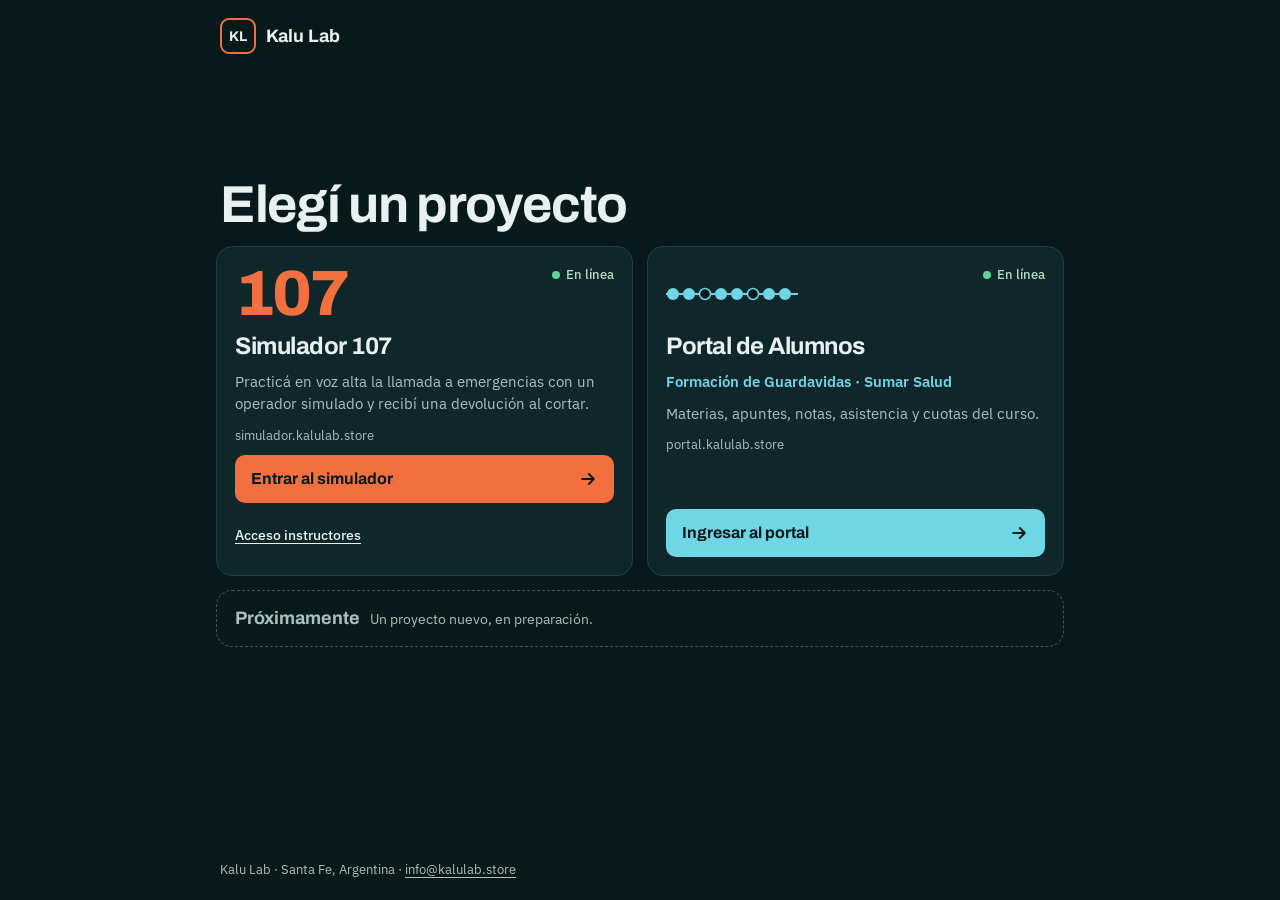
<file: kalulab/index.html>
<!DOCTYPE html>
<html lang="es-AR">
<head>
<meta charset="utf-8">
<meta name="viewport" content="width=device-width, initial-scale=1, viewport-fit=cover">
<title>Kalu Lab · proyectos</title>
<meta name="description" content="Los proyectos de Kalu Lab: el Simulador 107, para practicar la llamada a emergencias, y el Portal de Alumnos de la Formación de Guardavidas de Sumar Salud.">
<meta property="og:title" content="Kalu Lab · proyectos">
<meta property="og:description" content="El Simulador 107 y el Portal de Alumnos de la Formación de Guardavidas de Sumar Salud.">
<meta property="og:type" content="website">
<meta property="og:url" content="https://www.kalulab.store/">
<link rel="canonical" href="https://www.kalulab.store/">
<meta name="theme-color" content="#08191C">
<meta name="color-scheme" content="dark">
<link rel="icon" href="data:image/svg+xml,%3Csvg xmlns='http://www.w3.org/2000/svg' viewBox='0 0 64 64'%3E%3Crect width='64' height='64' rx='15' fill='%2308191C'/%3E%3Crect x='5' y='5' width='54' height='54' rx='11' fill='none' stroke='%23F2703F' stroke-width='4'/%3E%3Ctext x='32' y='42' text-anchor='middle' font-family='Arial,Helvetica,sans-serif' font-weight='700' font-size='26' fill='%23E9F1F0'%3EKL%3C/text%3E%3C/svg%3E">
<script>
  // Antes de pintar nada: si llega un link de clase viejo (www.kalulab.store/?c=… o ?sala=…)
  // o se abre la app del simulador que alguien instaló cuando el simulador vivía acá,
  // se va directo al simulador. vercel.json hace lo mismo con los links; esto cubre la
  // app instalada, que no pasa por una redirección.
  (function () {
    var q = location.search;
    var deClase = /[?&](c|sala)=/.test(q);
    var instalada = window.matchMedia && window.matchMedia("(display-mode: standalone)").matches;
    if (deClase || instalada) location.replace("https://simulador.kalulab.store/" + (deClase ? q : ""));
  })();
</script>
<link rel="preconnect" href="https://fonts.googleapis.com">
<link rel="preconnect" href="https://fonts.gstatic.com" crossorigin>
<link rel="stylesheet" href="https://fonts.googleapis.com/css2?family=Archivo:wght@600;700;800&family=IBM+Plex+Sans:wght@400;500;600&display=swap">
<style>
  /* La página de Kalu Lab (www.kalulab.store): elige entre los proyectos. Dirección
     "Señal nocturna": el azul noche de Kalu Lab de fondo y un bloque por proyecto, cada uno
     con su color (naranja el simulador, agua el portal). Es otro proyecto de Vercel, con
     esta carpeta de raíz: lleva sus estilos adentro. */
  :root{
    --fondo:#08191C; --bloque:#0F272B; --linea:#1E4044; --linea-punteada:#355A60;
    --tinta:#E9F1F0; --tinta-2:#A9C1C0;
    --naranja:#F2703F; --agua:#6FD6E6; --en-linea:#5FD39A; --en-linea-texto:#B6DCC6;
    --display:"Archivo","Helvetica Neue",Arial,sans-serif;
    --cuerpo:"IBM Plex Sans","Helvetica Neue",Arial,sans-serif;
    color-scheme: dark;
  }
  *{box-sizing:border-box}
  html,body{margin:0}
  body{background:var(--fondo); color:var(--tinta); font-family:var(--cuerpo); font-size:16px; line-height:1.5;
       -webkit-font-smoothing:antialiased; min-height:100vh; min-height:100dvh}
  h1,h2,p{margin:0}
  a{color:inherit; text-underline-offset:3px}
  :focus-visible{outline:2px solid var(--tinta); outline-offset:3px; border-radius:6px}

  .pagina{max-width:880px; margin:0 auto; padding:18px 16px calc(20px + env(safe-area-inset-bottom));
          min-height:100vh; min-height:100dvh; display:flex; flex-direction:column; gap:14px}
  .marca{display:flex; align-items:center; gap:10px; padding:0 4px; font-family:var(--display); font-weight:700; font-size:18px}
  .sello{width:36px; height:36px; border:2px solid var(--naranja); border-radius:9px; display:grid; place-items:center; font-size:14px}
  h1{margin:14px 4px 4px; font-family:var(--display); font-weight:700; font-size:clamp(34px, 6vw, 52px);
     line-height:1.05; letter-spacing:-.025em; text-wrap:balance}

  .proyectos{display:grid; gap:14px}
  /* En la pantalla ancha, simulador y portal lado a lado; "Próximamente" abajo, a lo ancho. */
  @media (min-width: 760px){ .proyectos{grid-template-columns:repeat(2, minmax(0,1fr))} .proximamente{grid-column:1 / -1} }
  /* En la compu, la elección queda al medio de la pantalla y no pegada arriba. */
  @media (min-width: 760px) and (min-height: 700px){ main{margin-block:auto} }

  .proyecto{background:var(--bloque); border:1px solid var(--linea); border-radius:16px; padding:18px;
            display:flex; flex-direction:column; gap:10px}
  .arriba{display:flex; align-items:flex-start; justify-content:space-between; gap:12px; min-height:58px}
  .sigla{font-family:var(--display); font-weight:800; font-size:64px; line-height:.9; letter-spacing:-.04em; color:var(--naranja)}
  .estado{display:inline-flex; align-items:center; gap:6px; font-size:13px; font-weight:500; color:var(--en-linea-texto); white-space:nowrap}
  .estado::before{content:""; width:8px; height:8px; border-radius:50%; background:var(--en-linea)}
  .proyecto h2{font-family:var(--display); font-weight:700; font-size:24px; letter-spacing:-.02em; line-height:1.15}
  .de{font-size:14.5px; font-weight:600; color:var(--agua)}
  .que{font-size:15px; color:var(--tinta-2)}
  .direccion{font-size:13px; color:var(--tinta-2)}

  .entrar{margin-top:auto; display:flex; align-items:center; justify-content:space-between; gap:12px;
          min-height:48px; padding:0 16px; border-radius:10px; color:var(--fondo);
          font-family:var(--display); font-weight:700; font-size:16px; text-decoration:none;
          transition:filter .15s ease-out, transform .16s ease-out}
  .entrar:hover{filter:brightness(1.08)}
  .entrar:active{transform:scale(.98)}
  .entrar svg{flex:none}
  .simulador .entrar{background:var(--naranja)}
  .portal .entrar{background:var(--agua)}
  .entrar:focus-visible{outline-color:var(--tinta)}
  .secundario{align-self:flex-start; display:inline-flex; align-items:center; min-height:44px; font-size:14px; font-weight:500}

  .proximamente{border:1.5px dashed var(--linea-punteada); border-radius:16px; padding:14px 18px;
                display:flex; align-items:baseline; gap:4px 10px; flex-wrap:wrap; color:var(--tinta-2)}
  .proximamente h2{font-family:var(--display); font-weight:700; font-size:18px}
  .proximamente p{font-size:14px}

  .pie{margin-top:auto; padding:8px 4px 0; font-size:13px; color:var(--tinta-2)}
  .pie a{color:var(--tinta-2)}

  @media (prefers-reduced-motion: reduce){ .entrar{transition:none} .entrar:active{transform:none} }
</style>
</head>
<body>
<div class="pagina">
  <header class="marca"><span class="sello" aria-hidden="true">KL</span>Kalu Lab</header>

  <main>
    <h1>Elegí un proyecto</h1>

    <div class="proyectos" style="margin-top:14px">
      <section class="proyecto simulador" aria-labelledby="t-simulador">
        <div class="arriba">
          <span class="sigla" aria-hidden="true">107</span>
          <span class="estado">En línea</span>
        </div>
        <h2 id="t-simulador">Simulador 107</h2>
        <p class="que">Practicá en voz alta la llamada a emergencias con un operador simulado y recibí una devolución al cortar.</p>
        <p class="direccion">simulador.kalulab.store</p>
        <a class="entrar" id="ir-simulador" href="https://simulador.kalulab.store/">
          Entrar al simulador
          <svg aria-hidden="true" viewBox="0 0 24 24" width="20" height="20" fill="none" stroke="currentColor" stroke-width="2.4" stroke-linecap="round" stroke-linejoin="round"><path d="M5 12h14M13 6l6 6-6 6"/></svg>
        </a>
        <a class="secundario" id="acceso-panel" href="https://simulador.kalulab.store/panel">Acceso instructores</a>
      </section>

      <section class="proyecto portal" aria-labelledby="t-portal">
        <div class="arriba">
          <!-- La corchera del portal (su identidad "Andarivel"), en agua. -->
          <svg aria-hidden="true" width="132" height="14" viewBox="0 0 132 14" style="margin-top:22px">
            <rect x="0" y="6" width="132" height="2" fill="#6FD6E6"/>
            <circle cx="7" cy="7" r="6" fill="#6FD6E6"/><circle cx="23" cy="7" r="6" fill="#6FD6E6"/>
            <circle cx="39" cy="7" r="5.5" fill="#08191C" stroke="#6FD6E6" stroke-width="1.5"/>
            <circle cx="55" cy="7" r="6" fill="#6FD6E6"/><circle cx="71" cy="7" r="6" fill="#6FD6E6"/>
            <circle cx="87" cy="7" r="5.5" fill="#08191C" stroke="#6FD6E6" stroke-width="1.5"/>
            <circle cx="103" cy="7" r="6" fill="#6FD6E6"/><circle cx="119" cy="7" r="6" fill="#6FD6E6"/>
          </svg>
          <span class="estado">En línea</span>
        </div>
        <h2 id="t-portal">Portal de Alumnos</h2>
        <p class="de">Formación de Guardavidas · Sumar Salud</p>
        <p class="que">Materias, apuntes, notas, asistencia y cuotas del curso.</p>
        <p class="direccion">portal.kalulab.store</p>
        <a class="entrar" id="ir-portal" href="https://portal.kalulab.store/">
          Ingresar al portal
          <svg aria-hidden="true" viewBox="0 0 24 24" width="20" height="20" fill="none" stroke="currentColor" stroke-width="2.4" stroke-linecap="round" stroke-linejoin="round"><path d="M5 12h14M13 6l6 6-6 6"/></svg>
        </a>
      </section>

      <section class="proximamente" aria-labelledby="t-proximo">
        <h2 id="t-proximo">Próximamente</h2>
        <p>Un proyecto nuevo, en preparación.</p>
      </section>
    </div>
  </main>

  <footer class="pie">Kalu Lab · Santa Fe, Argentina · <a href="mailto:info@kalulab.store">info@kalulab.store</a></footer>
</div>
</body>
</html>
</file>
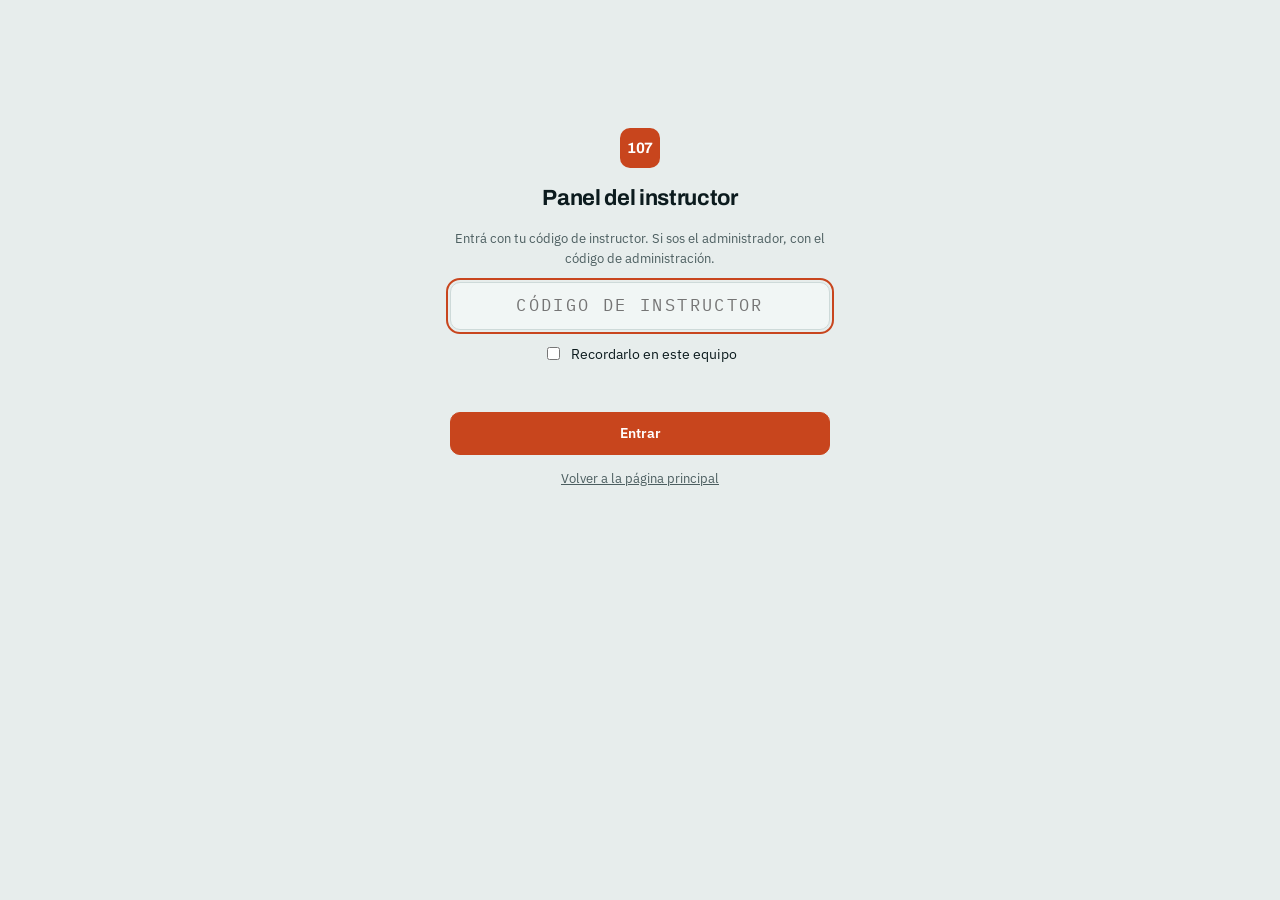
<file: panel.html>
<!DOCTYPE html>
<html lang="es-AR">
<head>
<meta charset="utf-8">
<meta name="viewport" content="width=device-width, initial-scale=1, viewport-fit=cover">
<title>Panel del instructor · Simulador 107</title>
<meta name="description" content="Panel del instructor del Simulador 107: clases en vivo, registro de prácticas, revisión y progreso de los alumnos.">
<meta name="robots" content="noindex">
<meta name="theme-color" content="#08191C">
<link rel="icon" href="icons/icon-192.png">
<link rel="preconnect" href="https://fonts.googleapis.com">
<link rel="preconnect" href="https://fonts.gstatic.com" crossorigin>
<link rel="stylesheet" href="https://fonts.googleapis.com/css2?family=Archivo:wght@600;700&family=IBM+Plex+Mono:wght@400;500&family=IBM+Plex+Sans:wght@400;500;600&display=swap">
<style>
  /* Los mismos tokens que la app (index.html), más los de los gráficos. El azul de los
     gráficos es el slot 1 de la paleta de referencia, validado contra estas superficies
     (claro #FFFFFF, oscuro #0F1E21) con el validador de la guía de visualización. */
  :root{
    --ground:#E7EDEC; --surface:#FFFFFF; --surface-2:#F1F6F5;
    --ink:#0C1B1E; --ink-2:#4C5E60; --ink-3:#566A6B;
    --line:#CEDAD9; --line-soft:#E0E9E8;
    --accent:#C8451D; --accent-soft:#FBEAE4;
    --ok:#1E7A4E; --warn:#A96D0C; --bad:#B0382A;
    --serie:#2a78d6; --serie-suave:#cde2fb;
    --r:14px;
    --display:"Archivo","Helvetica Neue",Arial,sans-serif;
    --body:"IBM Plex Sans","Helvetica Neue",Arial,sans-serif;
    --mono:"IBM Plex Mono",ui-monospace,Menlo,Consolas,monospace;
    color-scheme: light;
  }
  @media (prefers-color-scheme: dark){
    :root:not([data-theme="light"]){
      --ground:#091315; --surface:#0F1E21; --surface-2:#152A2E;
      --ink:#E7EFEE; --ink-2:#9DB2B2; --ink-3:#7B9192;
      --line:#20373B; --line-soft:#1A2C2F;
      --accent:#F2703F; --accent-soft:#2A1912;
      --ok:#48B37C; --warn:#DDA43E; --bad:#E06A5A;
      --serie:#3987e5; --serie-suave:#184f95;
      color-scheme: dark;
    }
  }
  :root[data-theme="dark"]{
    --ground:#091315; --surface:#0F1E21; --surface-2:#152A2E;
    --ink:#E7EFEE; --ink-2:#9DB2B2; --ink-3:#7B9192;
    --line:#20373B; --line-soft:#1A2C2F;
    --accent:#F2703F; --accent-soft:#2A1912;
    --ok:#48B37C; --warn:#DDA43E; --bad:#E06A5A;
    --serie:#3987e5; --serie-suave:#184f95;
    color-scheme: dark;
  }
  /* En oscuro, el blanco sobre el naranja claro no llega al contraste mínimo (2,9:1): el
     texto sobre el acento va casi negro (6,5:1). */
  @media (prefers-color-scheme: dark){
    :root:not([data-theme="light"]) .btn.pri, :root:not([data-theme="light"]) .sigil{color:#1A0B05}
  }
  :root[data-theme="dark"] .btn.pri, :root[data-theme="dark"] .sigil{color:#1A0B05}
  *{box-sizing:border-box}
  html,body{margin:0}
  body{background:var(--ground); color:var(--ink); font-family:var(--body); font-size:15px; line-height:1.5; -webkit-font-smoothing:antialiased}
  /* Áreas seguras, como en la app: desde la app instalada en un iPhone, el panel abre con
     la barra de estado translúcida y la cabecera quedaba debajo de la muesca. */
  .wrap{max-width:1100px; margin:0 auto;
        padding-left:max(16px, env(safe-area-inset-left)); padding-right:max(16px, env(safe-area-inset-right));
        padding-top:max(20px, env(safe-area-inset-top)); padding-bottom:calc(60px + env(safe-area-inset-bottom))}
  h1,h2,h3{font-family:var(--display); font-weight:700; letter-spacing:-.015em; margin:0}
  p{margin:0}
  a{color:var(--ink-2)}
  button,input,select,textarea{font:inherit; color:inherit}
  button{cursor:pointer}
  :focus-visible{outline:2px solid var(--accent); outline-offset:2px; border-radius:6px}
  [hidden]{display:none !important}
  .lbl{font-family:var(--mono); font-size:11px; letter-spacing:.13em; text-transform:uppercase; color:var(--ink-3)}
  .num{font-variant-numeric:tabular-nums}
  .muted{color:var(--ink-3)} .sec{color:var(--ink-2)}
  .small{font-size:13px}

  .mast{display:flex; align-items:center; gap:12px; flex-wrap:wrap}
  .sigil{width:40px;height:40px;flex:none;border-radius:10px;background:var(--accent);display:grid;place-items:center;
         font-family:var(--display);font-weight:700;font-size:15px;color:#fff;letter-spacing:-.03em}
  .mast h1{font-size:22px}
  .mast .quien{flex:1; min-width:200px}
  .badge{font-family:var(--mono); font-size:10.5px; letter-spacing:.1em; text-transform:uppercase; padding:3px 7px; border-radius:5px;
         background:var(--surface-2); color:var(--ink-2); border:1px solid var(--line-soft)}
  .tabs{display:flex; gap:4px; flex-wrap:wrap; margin:18px 0 16px; border-bottom:1px solid var(--line)}
  .tabs button{background:none; border:0; border-bottom:2px solid transparent; padding:9px 11px; color:var(--ink-2); font-weight:500; margin-bottom:-1px}
  .tabs button[aria-selected="true"]{color:var(--ink); border-bottom-color:var(--accent)}

  .card{background:var(--surface); border:1px solid var(--line); border-radius:var(--r); padding:16px}
  .grid{display:grid; gap:12px}
  .g2{grid-template-columns:repeat(auto-fit, minmax(300px,1fr))}
  .g3{grid-template-columns:repeat(auto-fit, minmax(210px,1fr))}
  .fila{display:flex; gap:10px; align-items:center; flex-wrap:wrap}
  .sp{flex:1}
  .sect{margin-top:22px}
  .sect > .lbl{display:block; margin-bottom:10px}

  .f{display:grid; gap:5px; font-size:13px; color:var(--ink-2)}
  .f input,.f select,.f textarea,.inp{width:100%; padding:10px 11px; font-size:16px; color:var(--ink); background:var(--surface-2);
     border:1px solid var(--line); border-radius:10px}
  .f textarea{resize:vertical}
  .btn{border-radius:10px; padding:10px 14px; border:1px solid var(--line); background:var(--surface); font-weight:600; font-size:14px}
  .btn.pri{background:var(--accent); border-color:var(--accent); color:#fff}
  .btn.peligro{color:var(--bad); border-color:var(--bad); background:transparent}
  .btn[disabled]{opacity:.5; cursor:not-allowed}
  /* El relleno con margen negativo agranda la zona de toque sin mover el diseño. */
  .link{background:none; border:0; padding:12px 4px; margin:-12px -4px; display:inline-block; color:var(--ink-2); text-decoration:underline; text-underline-offset:3px; font-size:13.5px}
  .err{color:var(--bad); font-size:13.5px; min-height:20px}
  .ok{color:var(--ok)}
  .atencion{color:var(--warn)} .mal{color:var(--bad)}

  /* login */
  .login{max-width:380px; margin:12vh auto 0; display:grid; gap:14px; text-align:center}
  .login input{text-align:center; font-family:var(--mono); letter-spacing:.14em; font-size:17px}

  /* clase en vivo */
  .codigo-grande{font-family:var(--mono); font-weight:500; font-size:clamp(48px, 12vw, 104px); letter-spacing:.14em; line-height:1; text-align:center; padding:10px 0}
  .tablero{display:grid; gap:10px; grid-template-columns:repeat(auto-fill, minmax(220px,1fr))}
  .grupo{background:var(--surface); border:1px solid var(--line); border-radius:12px; padding:12px 13px; display:grid; gap:6px; text-align:left}
  .grupo h3{font-size:16px}
  .grupo .pts{font-size:26px; font-weight:600; font-family:var(--body)}
  .estado{display:inline-flex; align-items:center; gap:6px; font-size:12.5px; color:var(--ink-2)}
  .estado i{width:8px; height:8px; border-radius:50%; background:var(--ink-3); flex:none}
  .estado[data-e="en llamada"] i{background:var(--accent); animation:pulse 1s infinite}
  .estado[data-e="evaluando"] i{background:var(--warn)}
  .estado[data-e="terminada"] i{background:var(--ok)}
  .estado[data-e="sin devolución"] i{background:var(--bad)}
  @keyframes pulse{0%,100%{opacity:1}50%{opacity:.3}}

  /* tiles */
  .tile{background:var(--surface); border:1px solid var(--line); border-radius:12px; padding:14px 15px; display:grid; gap:4px}
  .tile .v{font-size:30px; font-weight:600; line-height:1.1}
  .tile .d{font-size:12.5px; color:var(--ink-3)}
  .medidor{height:8px; border-radius:4px; background:var(--serie-suave); overflow:hidden; margin-top:6px}
  .medidor i{display:block; height:100%; background:var(--serie); border-radius:4px}
  .medidor.alto i{background:var(--warn)}
  .medidor.lleno i{background:var(--bad)}

  /* barras horizontales */
  .barras{display:grid; gap:8px; max-width:780px}
  .barra{display:grid; grid-template-columns:minmax(110px, 34%) 1fr auto; gap:10px; align-items:center; font-size:13.5px}
  .barra .pista{position:relative; height:18px}
  .barra .pista i{position:absolute; left:0; top:0; bottom:0; background:var(--serie); border-radius:0 4px 4px 0; min-width:2px}
  .barra .pista .base{position:absolute; left:0; top:-3px; bottom:-3px; width:1px; background:var(--line)}
  .barra .val{font-size:12.5px; color:var(--ink-2); white-space:nowrap; text-align:right; min-width:92px}

  /* tablas */
  .tabla{width:100%; border-collapse:collapse; font-size:13.5px}
  .tabla th{font-weight:600; text-align:left; color:var(--ink-2); font-size:12px; border-bottom:1px solid var(--line); padding:8px 8px}
  .tabla td{border-bottom:1px solid var(--line-soft); padding:8px 8px; vertical-align:middle}
  .tabla tr.clic{cursor:pointer}
  .tabla tr.clic:hover td{background:var(--surface-2)}
  .tabla td.n{text-align:right; font-variant-numeric:tabular-nums}
  .tabla th.n{text-align:right}
  .scroll{overflow-x:auto}
  .pip{display:inline-block; width:9px; height:9px; border-radius:50%; vertical-align:middle}
  .pip.logrado{background:var(--ok)} .pip.parcial{background:var(--warn)} .pip.falto{background:var(--bad)}

  /* detalle */
  dialog{border:1px solid var(--line); border-radius:16px; background:var(--surface); color:var(--ink); padding:0; width:min(920px, 96vw); max-height:92vh; max-height:92dvh}
  dialog::backdrop{background:rgba(5,15,17,.55)}
  .dlg-cab{position:sticky; top:0; background:var(--surface); border-bottom:1px solid var(--line); padding:14px 16px; display:flex; gap:10px; align-items:flex-start; z-index:1}
  .dlg-cuerpo{padding:16px; display:grid; gap:16px}
  .tr{background:var(--surface-2); border:1px solid var(--line-soft); border-radius:12px; padding:12px; font-family:var(--mono); font-size:12.5px; line-height:1.6; max-height:320px; overflow:auto; white-space:pre-wrap}
  .crit{display:grid; grid-template-columns:1fr 150px; gap:10px; align-items:start; padding:10px 0; border-bottom:1px solid var(--line-soft)}
  .crit select{padding:7px; border-radius:8px; border:1px solid var(--line); background:var(--surface-2); font-size:16px; min-height:44px}
  /* Safari en el iPhone agranda la página al tocar un campo de menos de 16 px. */
  #p-cambiar, dialog select{font-size:16px}
  #dlg.ciega .ia{display:none}

  /* columnas de uso */
  /* Columnas de uso: 24px de grosor como máximo, repartidas a lo ancho; la escala va
     arriba, afuera de las barras, con una línea guía tenue. */
  .cols{display:flex; align-items:flex-end; justify-content:space-between; gap:2px; height:170px; padding-top:20px;
        border-bottom:1px solid var(--line); position:relative}
  .cols .guia{position:absolute; left:0; right:0; top:20px; border-top:1px solid var(--line-soft)}
  .cols .escala{position:absolute; left:0; top:0; font-size:11px; color:var(--ink-3)}
  .cols .c{flex:1; max-width:24px; background:var(--serie); border-radius:4px 4px 0 0; min-height:1px; position:relative}
  .cols .c:hover,.cols .c:focus{filter:brightness(1.15)}
  .marcas{display:flex; justify-content:space-between; gap:2px; height:18px; font-size:11px}
  .marcas span{flex:1; max-width:24px; text-align:center; color:var(--warn)}
  .ejes{display:flex; justify-content:space-between; font-size:11px; color:var(--ink-3)}

  /* prácticas por mes de una cuenta: una columna por mes, con el mes y la cantidad abajo */
  .meses{display:grid; grid-template-columns:repeat(6, minmax(0,1fr)); gap:10px; align-items:end; max-width:520px}
  .mes{display:grid; gap:3px; justify-items:center; font-size:12px; color:var(--ink-2)}
  .mes .pista{height:96px; width:100%; max-width:44px; display:flex; align-items:flex-end; border-bottom:1px solid var(--line)}
  .mes .pista i{display:block; width:100%; background:var(--serie); border-radius:4px 4px 0 0; min-height:1px}
  .mes:hover .pista i,.mes:focus .pista i{filter:brightness(1.15)}
  .mes b{font-weight:600; color:var(--ink); font-size:13px}
  .cod-ficha{font-family:var(--mono); font-size:21px; letter-spacing:.1em; margin:6px 0 10px; word-break:break-all}

  .tip{position:fixed; z-index:50; pointer-events:none; background:var(--ink); color:var(--surface); border-radius:8px; padding:7px 9px; font-size:12.5px; max-width:260px}
  .tip b{font-size:14px}

  .aviso{background:var(--accent-soft); border:1px solid var(--accent); border-radius:12px; padding:12px 14px; font-size:14px}
  .vacio{color:var(--ink-3); font-size:14px; padding:14px 0}
  .chk{display:flex; gap:8px; align-items:flex-start; font-size:13.5px}
  .chk input{margin-top:3px}
  .datos{display:grid; grid-template-columns:max-content 1fr; gap:4px 14px; font-size:13.5px}
  .datos dt{color:var(--ink-3)} .datos dd{margin:0}
  pre.msj{white-space:pre-wrap; background:var(--surface-2); border:1px solid var(--line-soft); border-radius:10px; padding:12px; font-family:var(--body); font-size:13.5px; margin:0}
  @media (prefers-reduced-motion: reduce){*{animation:none !important; transition:none !important}}
</style>
</head>
<body>
<div class="wrap">

  <!-- ================= entrada ================= -->
  <section id="v-login">
    <div class="login">
      <div class="sigil" style="margin:0 auto">107</div>
      <h1 style="font-size:22px">Panel del instructor</h1>
      <p class="sec small">Entrá con tu código de instructor. Si sos el administrador, con el código de administración.</p>
      <input id="login-cod" class="inp" autocomplete="off" autocapitalize="characters" placeholder="CÓDIGO DE INSTRUCTOR" aria-label="Código de instructor">
      <label class="chk" style="justify-content:center"><input type="checkbox" id="login-recordar"> Recordarlo en este equipo</label>
      <div class="err" id="login-err"></div>
      <button class="btn pri" id="login-go">Entrar</button>
      <p class="small muted"><a href="./">Volver a la página principal</a></p>
    </div>
  </section>

  <!-- ================= panel ================= -->
  <section id="v-panel" hidden>
    <header class="mast">
      <div class="sigil">107</div>
      <div class="quien">
        <h1 id="p-cuenta">Panel</h1>
        <div class="fila small sec"><span class="badge" id="p-rol">Instructor</span><span id="p-plan"></span></div>
      </div>
      <label class="f" id="p-cambiar-wrap" hidden style="min-width:220px"><span>Ver la cuenta de</span><select id="p-cambiar"></select></label>
      <button class="link" id="p-salir">Salir</button>
    </header>

    <nav class="tabs" role="tablist" id="tabs">
      <button role="tab" data-t="clase" aria-selected="true">Clase en vivo</button>
      <button role="tab" data-t="practicas" aria-selected="false">Prácticas</button>
      <button role="tab" data-t="alumnos" aria-selected="false">Alumnos</button>
      <button role="tab" data-t="calidad" aria-selected="false">Calidad</button>
      <button role="tab" data-t="cuenta" aria-selected="false">Mi cuenta</button>
      <button role="tab" data-t="cuentas" aria-selected="false" data-admin hidden>Instructores</button>
      <button role="tab" data-t="contactos" aria-selected="false" data-admin hidden>Contactos</button>
      <button role="tab" data-t="uso" aria-selected="false" data-admin hidden>Uso y costos</button>
    </nav>

    <!-- ---------- clase en vivo ---------- -->
    <div class="tab" id="t-clase">
      <div id="clase-sin-base" class="aviso" hidden>Todavía no está conectada la base de datos, así que no hay clases en vivo ni registro. Es un paso de cinco minutos en Vercel: está en el README, sección «Conectar la base de datos».</div>

      <div id="clase-nueva" class="card" hidden>
        <h2 style="font-size:18px">Abrir una clase</h2>
        <p class="sec small" style="margin-top:4px">Te da un código de 6 caracteres (letras y números, sin 0, O, 1 ni I) para proyectar. Cada grupo entra con ese código desde su celular, escribe el nombre del grupo y practica. Ves a todos los grupos acá, en vivo.</p>
        <div class="grid g3" style="margin-top:14px">
          <label class="f"><span>Nombre de la clase</span><input id="cn-nombre" placeholder="Pre-curso · martes"></label>
          <label class="f"><span>Dura</span><select id="cn-horas"><option value="1">1 hora</option><option value="2">2 horas</option><option value="3" selected>3 horas</option><option value="4">4 horas</option><option value="6">6 horas</option><option value="12">12 horas</option></select></label>
          <label class="f"><span>Quién llama</span><select id="cn-perfil"><option value="">Que elija cada grupo</option><option value="guardavidas">Guardavidas</option><option value="lego">Persona sin formación (curso de RCP)</option></select></label>
        </div>
        <!-- Ya no hay escenarios: el operador se adapta al caso que cuenta cada grupo. La
             consigna es opcional y la ven los alumnos y el evaluador, nunca el operador. -->
        <div class="grid" style="margin-top:12px">
          <label class="f"><span>Consigna (opcional)</span><textarea id="cn-consigna" rows="3" maxlength="400" placeholder="Ej.: en la pileta del club, un nene de 6 años estuvo debajo del agua; lo sacaste y no responde."></textarea></label>
          <div class="grid g2">
            <label class="f"><span>Dirección o lugar de la consigna (opcional)</span><input id="cn-lugar" maxlength="120" placeholder="Club Náutico, Av. Almirante Brown 5200"></label>
            <label class="f"><span>Localidad (opcional)</span><input id="cn-zona" maxlength="60" placeholder="Santa Fe capital"></label>
          </div>
          <p class="small muted">La consigna y el lugar los ven los alumnos y el evaluador, nunca el operador: los grupos igual tienen que contarle el caso y darle la dirección. Usá un lugar público (el club, la pileta, la escuela), no un domicilio particular. La localidad es la que conoce el operador al atender; sola no ubica a nadie. Si dejás la consigna vacía, cada grupo inventa su caso.</p>
        </div>
        <div class="fila" style="margin-top:14px"><button class="btn pri" id="cn-abrir">Abrir la clase</button><span class="err" id="cn-err"></span></div>
      </div>

      <div id="clase-viva" hidden>
        <div class="card">
          <div class="fila"><span class="lbl">Código de la clase</span><span class="sp"></span><span class="small sec" id="cv-restante"></span></div>
          <div class="codigo-grande num" id="cv-codigo">——————</div>
          <p class="sec" style="text-align:center" id="cv-entrar">Entrá a <b id="cv-host"></b> y escribí el código, o abrí el link: <button class="link" id="cv-copiar">copiar link para mandar al grupo</button></p>
          <div class="fila" style="margin-top:12px"><h2 style="font-size:17px" id="cv-nombre"></h2><span class="sp"></span><button class="btn" id="cv-volver" hidden>Volver · abrir otra clase</button><button class="btn peligro" id="cv-cerrar">Cerrar la clase</button></div>
        </div>
        <!-- Lo que ven los grupos al entrar. El operador no lo sabe. -->
        <div class="sect" id="cv-consigna-wrap" hidden>
          <span class="lbl">Consigna de la clase</span>
          <div class="card" id="cv-consigna"></div>
        </div>
        <div class="sect">
          <div class="fila"><span class="lbl">Grupos</span><span class="sp"></span><span class="small muted" id="cv-act">Se actualiza solo cada 10 segundos</span></div>
          <div class="tablero" id="cv-grupos"></div>
          <p class="vacio" id="cv-vacio">Todavía no entró ningún grupo.</p>
        </div>
        <div class="sect" id="cv-resumen-wrap" hidden>
          <span class="lbl">Para el cierre de la clase</span>
          <div class="grid g3" id="cv-tiles"></div>
          <div class="card" style="margin-top:12px">
            <h3 style="font-size:15px">Qué tan seguido se logró cada criterio en esta clase</h3>
            <p class="small muted" style="margin:2px 0 12px">Porcentaje de llamadas con el criterio logrado. Arriba, lo que más costó: por ahí conviene arrancar el debriefing.</p>
            <div class="barras" id="cv-barras"></div>
          </div>
          <div class="card" style="margin-top:12px" id="cv-casos-wrap" hidden>
            <h3 style="font-size:15px">Casos de esta clase</h3>
            <p class="small muted" style="margin:2px 0 12px">Qué tipo de caso detectó la app en cada llamada evaluada. Los criterios propios de un caso aparecen arriba sólo en las llamadas de ese caso.</p>
            <div class="barras" id="cv-casos"></div>
          </div>
        </div>
      </div>

      <div class="sect" id="clase-anteriores-wrap" hidden>
        <span class="lbl">Clases anteriores</span>
        <div class="card scroll"><table class="tabla" id="clase-anteriores"></table></div>
      </div>
    </div>

    <!-- ---------- prácticas ---------- -->
    <div class="tab" id="t-practicas" hidden>
      <div class="fila">
        <input class="inp" id="pr-buscar" placeholder="Buscar por alumno o grupo" style="max-width:260px">
        <select class="inp" id="pr-caso" style="max-width:220px" aria-label="Filtrar por tipo de caso"><option value="">Todos los casos</option></select>
        <select class="inp" id="pr-rango" style="max-width:190px"><option value="7">Últimos 7 días</option><option value="30" selected>Últimos 30 días</option><option value="90">Últimos 90 días</option><option value="400">Todo el registro</option></select>
        <span class="sp"></span>
        <button class="btn" id="pr-csv">Descargar planilla (CSV)</button>
      </div>
      <div class="card scroll" style="margin-top:12px"><table class="tabla" id="pr-tabla"></table><p class="vacio" id="pr-vacio" hidden>No hay prácticas en este período.</p><p class="small muted" id="pr-tope" hidden></p></div>
    </div>

    <!-- ---------- alumnos ---------- -->
    <div class="tab" id="t-alumnos" hidden>
      <p class="sec small">Agrupa las prácticas por el nombre que escribió el alumno o el grupo. El trazo muestra la evolución del puntaje, de la primera práctica a la última.</p>
      <div class="card scroll" style="margin-top:12px"><table class="tabla" id="al-tabla"></table><p class="vacio" id="al-vacio" hidden>Todavía no hay prácticas registradas.</p></div>
    </div>

    <!-- ---------- calidad ---------- -->
    <div class="tab" id="t-calidad" hidden>
      <div class="card">
        <h2 style="font-size:17px">¿Corrige bien la IA?</h2>
        <p class="sec small" style="margin-top:6px">Cada vez que revisás una práctica a ciegas (marcando cada criterio antes de ver lo que dijo la IA), queda un par «IA vs. instructor». Con esos pares se mide el acuerdo (kappa de Cohen); las revisiones hechas después de mirar a la IA no cuentan, porque salen parecidas a la suya sin querer. La meta del piloto es un kappa de 0,6 o más con al menos 50 prácticas revisadas: recién ahí la devolución automática se puede usar para evaluar, y no sólo para practicar.</p>
      </div>
      <div class="grid g3" id="ca-tiles" style="margin-top:12px"></div>
      <div class="card scroll" style="margin-top:12px"><table class="tabla" id="ca-tabla"></table><p class="vacio" id="ca-vacio" hidden>Todavía no revisaste ninguna práctica. Abrí una desde «Prácticas», marcá cada criterio y guardá.</p></div>
    </div>

    <!-- ---------- cuenta ---------- -->
    <div class="tab" id="t-cuenta" hidden>
      <div class="grid g3" id="cu-tiles"></div>
      <div class="card" style="margin-top:12px">
        <h3 style="font-size:15px">Prácticas por mes</h3>
        <p class="small muted" style="margin:2px 0 12px">Tocá o pasá por encima de cada mes para ver el puntaje promedio y cuánto tardaron en dar la ubicación.</p>
        <div class="meses" id="cu-meses"></div>
      </div>
      <div class="grid g2" style="margin-top:12px">
        <div class="card">
          <h3 style="font-size:15px">Casos practicados</h3>
          <p class="small muted" style="margin:2px 0 12px">Qué tipo de caso detectó la app en las prácticas de los últimos seis meses.</p>
          <div class="barras" id="cu-casos"></div>
        </div>
        <div class="card">
          <span class="lbl">Localidad de la cuenta</span>
          <p style="font-size:18px; font-weight:600; margin-top:6px" id="cu-zona">—</p>
          <p class="sec small" id="cu-zona-nota">Es la localidad que conoce el operador cuando atiende a tus alumnos. Sola no ubica a nadie: el alumno igual tiene que dar la dirección. La cambia el administrador.</p>
        </div>
      </div>
      <div class="grid g2" style="margin-top:12px">
        <div class="card">
          <span class="lbl">Código para tus alumnos</span>
          <p class="codigo-grande num" style="font-size:40px" id="cu-alumnos">—</p>
          <p class="sec small" id="cu-alumnos-nota">Sirve siempre (no vence con la clase). Para una clase con varios grupos, mejor abrí una «clase en vivo».</p>
          <div class="fila" style="margin-top:10px"><button class="btn" id="cu-copiar-alumnos">Copiar link para alumnos</button><button class="link" id="cu-regen-alumnos">Cambiar este código</button></div>
        </div>
        <div class="card">
          <span class="lbl">Tu código de instructor</span>
          <p class="codigo-grande num" style="font-size:28px" id="cu-inst">••••••••••</p>
          <p class="sec small">No lo compartas: da acceso a este panel, con las transcripciones de tus alumnos.</p>
          <div class="fila" style="margin-top:10px"><button class="btn" id="cu-ver-inst">Mostrar</button><button class="link" id="cu-regen-inst">Cambiar este código</button></div>
        </div>
      </div>
      <p class="small muted" style="margin-top:14px">Las prácticas se borran solas a los 13 meses. Si un alumno pide que se borre la suya, abrila desde «Prácticas» y tocá «Borrar». Más en la <a href="privacidad.html">política de privacidad</a>.</p>
    </div>

    <!-- ---------- instructores e instituciones (admin) ---------- -->
    <div class="tab" id="t-cuentas" hidden>
      <div class="fila"><h2 style="font-size:17px">Instructores e instituciones</h2><span class="sp"></span><button class="btn" id="cl-csv">Descargar planilla (CSV)</button><button class="btn pri" id="cl-nueva">Nuevo instructor o institución</button></div>
      <p class="sec small" style="margin-top:6px">Cada instructor o institución es una cuenta con dos códigos: el de instructor, para entrar a su panel, y el de sus alumnos. Los dos se crean solos al guardar la cuenta, y queda armado el mensaje para mandarle. Tocá una fila para abrir su ficha: cómo la usa, sus códigos y sus datos.</p>
      <div class="grid g3" id="cl-tiles" style="margin-top:12px"></div>
      <div class="card scroll" style="margin-top:12px"><table class="tabla" id="cl-tabla"></table></div>
      <p class="small muted" style="margin-top:8px" id="cl-nota"></p>
    </div>

    <!-- ---------- contactos (admin) ---------- -->
    <div class="tab" id="t-contactos" hidden>
      <p class="sec small">Lo que llega desde el formulario de <a href="instructores.html">la página para instructores</a>. Cambiá el estado a medida que avanzás; el embudo completo está en la planilla de seguimiento de Drive.</p>
      <div class="card scroll" style="margin-top:12px"><table class="tabla" id="co-tabla"></table><p class="vacio" id="co-vacio" hidden>Todavía no llegó ningún contacto.</p></div>
    </div>

    <!-- ---------- uso (admin) ---------- -->
    <div class="tab" id="t-uso" hidden>
      <div class="grid g3" id="us-tiles"></div>
      <div class="card" style="margin-top:12px">
        <h3 style="font-size:15px">Pedidos al modelo por día, últimos 30 días</h3>
        <p class="small muted" style="margin:2px 0 12px">Turnos del operador más devoluciones. <span style="color:var(--warn)">⚠</span> marca los días en que algún modelo gratuito se quedó sin cuota y la app pasó a otro, o en que algún pedido se quedó sin respuesta. Los pedidos sin respuesta son los que el alumno vio como «servicio saturado»: si aparecen más de dos días por mes, es la señal para pasar al plan pago.</p>
        <div class="cols" id="us-cols"></div>
        <div class="marcas" id="us-marcas"></div>
      </div>
      <div class="card scroll" style="margin-top:12px"><table class="tabla" id="us-tabla"></table></div>
    </div>
  </section>
</div>

<!-- detalle de una práctica -->
<dialog id="dlg">
  <div class="dlg-cab">
    <div class="sp"><h2 style="font-size:18px" id="d-titulo">Práctica</h2><div class="small sec" id="d-meta"></div></div>
    <button class="btn" id="d-cerrar">Cerrar</button>
  </div>
  <div class="dlg-cuerpo">
    <!-- El caso lo clasificó la app; la consigna y el lugar son lo que sabía el alumno. Nada
         de esto es juicio de la IA, así que se ve también a ciegas. -->
    <div class="card" id="d-caso"></div>
    <div class="grid g3" id="d-tiles"></div>
    <div>
      <span class="lbl">Criterios · la IA y tu revisión</span>
      <p class="aviso small" id="d-ciega" hidden style="margin:8px 0">Revisión a ciegas: marcá cada criterio leyendo la transcripción, antes de ver lo que dijo la IA. Si la ves primero, tu revisión se parece a la suya sin querer y el acuerdo que mide la pestaña Calidad deja de ser real. <button class="link" id="d-ver-ia">Ver lo que dijo la IA igual</button></p>
      <div id="d-crit"></div>
      <label class="f" style="margin-top:10px"><span>Nota para el alumno o para vos</span><textarea id="d-nota" rows="2"></textarea></label>
      <div class="fila" style="margin-top:10px"><button class="btn pri" id="d-guardar">Guardar mi revisión</button><span class="small" id="d-estado"></span><span class="sp"></span><button class="btn peligro" id="d-borrar">Borrar esta práctica</button></div>
    </div>
    <div id="d-devolucion-wrap"><span class="lbl">Devolución de la IA</span><div id="d-devolucion" class="small sec" style="margin-top:6px"></div></div>
    <div><span class="lbl">Transcripción</span><div class="tr" id="d-tr" style="margin-top:6px"></div></div>
  </div>
</dialog>

<!-- ficha de un instructor o institución: cómo la usa, sus códigos, el mensaje y sus datos -->
<dialog id="dlg-cuenta">
  <div class="dlg-cab"><div class="sp"><h2 style="font-size:18px" id="dc-titulo">Nuevo instructor o institución</h2><div class="small sec" id="dc-sub"></div></div><button class="btn" id="dc-cerrar">Cerrar</button></div>
  <div class="dlg-cuerpo">
    <div id="dc-uso" hidden>
      <span class="lbl">Cómo la usa</span>
      <div class="grid g3" id="dc-tiles" style="margin-top:8px"></div>
      <div class="card" style="margin-top:12px">
        <h3 style="font-size:15px">Prácticas por mes</h3>
        <p class="small muted" style="margin:2px 0 12px">Tocá o pasá por encima de cada mes para ver el puntaje promedio y cuánto tardaron en dar la ubicación.</p>
        <div class="meses" id="dc-meses"></div>
      </div>
      <div class="card" style="margin-top:12px">
        <h3 style="font-size:15px">Casos practicados</h3>
        <p class="small muted" style="margin:2px 0 12px">Qué tipo de caso detectó la app en sus prácticas de los últimos seis meses.</p>
        <div class="barras" id="dc-casos"></div>
      </div>
      <div class="fila" style="margin-top:12px"><button class="btn" id="dc-ver-panel">Ver sus alumnos y prácticas</button></div>
    </div>
    <div id="dc-codigos" hidden>
      <span class="lbl">Códigos</span>
      <div class="grid g2" style="margin-top:8px">
        <div class="card">
          <span class="small sec">Código de instructor: con este entra a su panel</span>
          <p class="cod-ficha num" id="dc-inst">••••••••••</p>
          <div class="fila"><button class="btn" id="dc-ver-inst">Mostrar</button><button class="link" id="dc-regen-inst">Cambiar este código</button></div>
        </div>
        <div class="card">
          <span class="small sec">Código de sus alumnos</span>
          <p class="cod-ficha num" id="dc-alumnos">—</p>
          <div class="fila"><button class="btn" id="dc-copiar-alumnos">Copiar link para alumnos</button><button class="link" id="dc-regen-alumnos">Cambiar este código</button></div>
        </div>
      </div>
      <p class="small muted" style="margin-top:8px">Si perdió su código, o lo tiene alguien que no debería, cambialo: el viejo deja de andar en el momento y el mensaje de abajo sale con el nuevo. Para cortarle el acceso del todo, destildá «Cuenta activa» y guardá.</p>
    </div>
    <div id="dc-bienvenida" hidden>
      <span class="lbl">Mensaje de bienvenida para mandarle</span>
      <pre class="msj" id="dc-msj" style="margin-top:8px"></pre>
      <div class="fila" style="margin-top:8px"><button class="btn" id="dc-copiar">Copiar mensaje</button></div>
    </div>
    <div>
      <span class="lbl">Datos de la cuenta</span>
      <div class="grid g2" style="margin-top:8px">
        <label class="f"><span>Nombre (instructor o institución)</span><input id="dc-nombre"></label>
        <label class="f"><span>Contacto (mail o WhatsApp)</span><input id="dc-contacto"></label>
        <label class="f"><span>Tipo</span><select id="dc-tipo"><option value="instructor">Instructor independiente</option><option value="institucion">Institución</option><option value="ong">ONG / cortesía</option></select></label>
        <label class="f"><span>Plan</span><select id="dc-plan"><option value="prueba">Prueba gratuita</option><option value="instructor">Instructor</option><option value="institucion">Institución</option><option value="cortesia">Cortesía</option></select></label>
        <label class="f"><span>Prácticas por mes (0 = sin tope)</span><input id="dc-cupo" type="number" min="0" value="30"></label>
        <label class="f"><span>Vence (vacío = no vence)</span><input id="dc-vence" type="date"></label>
        <label class="f"><span>Localidad (la conoce el operador al atender)</span><input id="dc-zona" maxlength="60" placeholder="Santa Fe capital"></label>
      </div>
      <label class="chk" style="margin-top:12px"><input type="checkbox" id="dc-activa" checked> Cuenta activa (si la destildás, sus dos códigos dejan de andar)</label>
      <label class="f" style="margin-top:12px"><span>Notas internas (lo que se acordó, forma de pago…)</span><textarea id="dc-notas" rows="3"></textarea></label>
      <div class="fila" style="margin-top:12px"><button class="btn pri" id="dc-guardar">Guardar</button><span class="err" id="dc-err"></span></div>
    </div>
  </div>
</dialog>

<div class="tip" id="tip" hidden></div>

<!-- Los tipos de caso (CASOS, ORDEN_CASOS) salen del mismo archivo que usa la app. -->
<script src="/protocolos.js"></script>
<script>
(function(){
  "use strict";
  const $ = s => document.querySelector(s);
  // salaVista: una clase cerrada que se está mirando (su resumen), que tiene prioridad
  // sobre la clase abierta. filtroSala: la clase de la que se listan las prácticas.
  const P = { codigo:"", info:null, cuentaId:null, tab:"clase", sala:null, salaVista:null, filtroSala:null, timer:null, practicas:[], truncado:false };

  /* ---------------- tipos de caso ----------------
     Ya no hay escenarios: el operador se adapta al caso que cuenta el alumno y la app lo
     clasifica en uno de los tipos de CASOS (protocolos.js). Si ese archivo no cargó, el
     panel sigue andando con los nombres que trae cada práctica. */
  const TIPOS = typeof CASOS === "object" && CASOS ? CASOS : {};
  const ORDEN = typeof ORDEN_CASOS !== "undefined" && Array.isArray(ORDEN_CASOS) ? ORDEN_CASOS : Object.keys(TIPOS);
  const VIEJOS = "_anteriores", SIN_CASO = "_sin";
  const VICTIMAS = { adulto:"adulto", nino:"chico", lactante:"bebé" };
  function nombreCaso(id){ return (TIPOS[id] && TIPOS[id].nombre) || id || ""; }
  // De qué tipo es una práctica, para el filtro y la columna. Sirve con la lista (resumen:
  // caso es el nombre y casoId el id), con la práctica completa (caso es un objeto) y con
  // las de antes de noviembre de 2026, que tienen un escenario y van todas juntas.
  function tipoDe(p){
    if(p.casoId) return p.casoId;
    if(p.caso && typeof p.caso === "object") return p.caso.id || SIN_CASO;
    if(p.escenario) return VIEJOS;
    if(typeof p.caso === "string" && p.caso){
      const id = ORDEN.find(k => norm(nombreCaso(k)) === norm(p.caso));
      if(id) return id;
      // Un nombre que no es de ningún tipo es el título de un escenario viejo; lo que
      // escribe la app para un caso que nunca se clasificó dice «sin clasificar».
      return /sin clasificar/.test(norm(p.caso)) ? SIN_CASO : VIEJOS;
    }
    return SIN_CASO;
  }
  // Lo que se muestra: el nombre del tipo, o el título del escenario de una práctica vieja.
  function textoCaso(p){
    const t = tipoDe(p);
    if(t === VIEJOS) return (p.escenario && p.escenario.titulo) || (typeof p.caso === "string" ? p.caso : "") || "Escenario anterior";
    if(t === SIN_CASO) return "sin clasificar";
    return (p.caso && typeof p.caso === "object" && p.caso.nombre) || nombreCaso(t) || (typeof p.caso === "string" ? p.caso : t);
  }
  function etiquetaTipo(t){ return t === VIEJOS ? "Escenarios anteriores" : t === SIN_CASO ? "Sin clasificar" : nombreCaso(t); }
  // Barras simples de cuántas prácticas hubo de cada tipo, de la más practicada a la menos.
  function barrasCasos(box, conteo, vacio){
    vaciar(box);
    const filas = Object.entries(conteo || {}).map(([id, n]) => ({ id, n:Number(n) || 0 })).filter(f => f.n > 0)
      .sort((a, b) => b.n - a.n || ORDEN.indexOf(a.id) - ORDEN.indexOf(b.id));
    if(!filas.length){ box.append(h("p", { class:"vacio", text:vacio || "Todavía no hay prácticas con el tipo de caso registrado." })); return; }
    const max = Math.max(...filas.map(f => f.n));
    filas.forEach(f => {
      const nombre = etiquetaTipo(f.id);
      const pista = h("div", { class:"pista" }, h("span", { class:"base" }), h("i", { style:"width:" + (f.n / max * 100) + "%" }));
      pista.addEventListener("pointermove", ev => mostrarTip(ev, String(f.n), nombre));
      pista.addEventListener("pointerleave", ocultarTip);
      box.append(h("div", { class:"barra" }, h("span", { text:nombre }), pista, h("span", { class:"val num", text: f.n + (f.n === 1 ? " práctica" : " prácticas") })));
    });
  }

  /* ---------------- utilidades ---------------- */
  // Todo lo que viene de la base (nombres, transcripciones) se pinta con textContent.
  function h(tag, attrs, ...hijos){
    const el = document.createElement(tag);
    for(const [k,v] of Object.entries(attrs||{})){
      if(v == null || v === false) continue;
      if(k === "class") el.className = v;
      else if(k === "text") el.textContent = v;
      else if(k.startsWith("on")) el.addEventListener(k.slice(2), v);
      else el.setAttribute(k, v === true ? "" : v);
    }
    hijos.flat().forEach(c => { if(c == null || c === false) return; el.appendChild(typeof c === "string" || typeof c === "number" ? document.createTextNode(String(c)) : c); });
    return el;
  }
  const vaciar = el => { el.textContent = ""; return el; };
  function mmss(ms){ if(ms == null) return "—"; const s = Math.round(ms/1000); return Math.floor(s/60) + ":" + String(s%60).padStart(2,"0"); }
  function fecha(ts){
    const d = new Date(ts);
    return String(d.getDate()).padStart(2,"0") + "/" + String(d.getMonth()+1).padStart(2,"0") + " " + String(d.getHours()).padStart(2,"0") + ":" + String(d.getMinutes()).padStart(2,"0");
  }
  const DIAS_SEM = ["dom","lun","mar","mié","jue","vie","sáb"];
  function diaCorto(iso){ const [a,m,d] = iso.split("-").map(Number); const f = new Date(a, m-1, d); return DIAS_SEM[f.getDay()] + " " + String(d).padStart(2,"0") + "/" + String(m).padStart(2,"0"); }
  function faltan(ms){ const min = Math.max(0, Math.ceil(ms/60000)); const hh = Math.floor(min/60), mm = min % 60; return (hh ? hh + " h" : "") + (hh && mm ? " " : "") + (mm || !hh ? mm + " min" : ""); }
  // Encabezado de tabla: "texto" o ["texto", "n"] para las columnas de números.
  function cabecera(cols){ return h("tr", {}, cols.map(c => Array.isArray(c) ? h("th", { class:c[1], text:c[0] }) : h("th", { text:c }))); }
  function norm(t){ return String(t||"").normalize("NFD").replace(/[̀-ͯ]/g,"").toLowerCase().trim(); }
  async function copiar(texto, boton){
    try{ await navigator.clipboard.writeText(texto); if(boton){ const o = boton.textContent; boton.textContent = "¡Copiado!"; setTimeout(()=>boton.textContent = o, 1500); } }
    catch(e){ prompt("Copiá este texto:", texto); }
  }
  const origen = location.origin;
  const SIN_CONEXION = "No hay conexión a internet. Revisá el wifi o los datos y probá de nuevo (sin_conexion).";

  async function api(accion, body){
    let r;
    try{
      r = await fetch("/api/datos", { method:"POST", headers:{ "content-type":"application/json", "x-panel":P.codigo },
        body: JSON.stringify(Object.assign({ accion }, P.cuentaId ? { cuentaId:P.cuentaId } : {}, body||{})) });
    }catch(err){
      // Sin wifi ni datos el fetch falla sin código, y se leía como "código equivocado (undefined)".
      if(err && err.name === "TypeError"){ const e = new Error("sin_conexion"); e.code = "sin_conexion"; throw e; }
      throw err;
    }
    const d = await r.json().catch(()=>({ error:"respuesta_ilegible" }));
    if(!r.ok){ const e = new Error(d.detalle || d.error || ("error " + r.status)); e.code = d.error; e.status = r.status; throw e; }
    return d;
  }

  /* Tooltip único para los gráficos. Mejora, no esconde: los valores también están
     escritos (etiquetas o tabla). */
  const tip = $("#tip");
  function mostrarTip(ev, fuerte, resto){
    // Dentro de una ficha abierta, el tooltip tiene que ir adentro del diálogo: el diálogo
    // se dibuja por encima de todo el resto de la página.
    const capa = document.querySelector("dialog[open]") || document.body;
    if(tip.parentNode !== capa) capa.append(tip);
    vaciar(tip).append(h("b", { text:fuerte }), resto ? h("div", { text:resto }) : "");
    tip.hidden = false;
    const x = Math.min(window.innerWidth - 270, ev.clientX + 12), y = ev.clientY + 14;
    tip.style.left = x + "px"; tip.style.top = y + "px";
  }
  function ocultarTip(){ tip.hidden = true; }

  /* ---------------- entrada ---------------- */
  // desdePuerta: se entró solo, con el código que dejó la entrada de la raíz. Si fue por la
  // puerta de administración, el panel abre en Instructores, que es a lo que se viene.
  async function entrar(codigo, recordar, desdePuerta){
    P.codigo = codigo;
    const d = await api("panel");
    P.info = d;
    try{
      if(recordar) localStorage.setItem("sim107_panel", codigo);
      sessionStorage.setItem("sim107_panel", codigo);
    }catch(e){}
    $("#v-login").hidden = true; $("#v-panel").hidden = false;
    document.querySelectorAll("[data-admin]").forEach(b => b.hidden = !d.esAdmin);
    $("#p-cambiar-wrap").hidden = !d.esAdmin;
    pintarCabecera();
    if(d.esAdmin) cargarSelectorCuentas();
    let puerta = "";
    try{ puerta = sessionStorage.getItem("sim107_puerta") || ""; }catch(e){}
    if(desdePuerta && d.esAdmin && puerta === "admin") P.tab = "cuentas";
    irA(P.tab);
  }

  function pintarCabecera(){
    const c = P.info.cuenta;
    $("#p-cuenta").textContent = c.nombre;
    $("#p-rol").textContent = P.info.esAdmin ? "Administrador" : "Instructor";
    const planes = { prueba:"prueba gratuita", instructor:"plan instructor", institucion:"plan institución", cortesia:"cortesía" };
    $("#p-plan").textContent = (planes[c.plan] || c.plan) + (c.cupoMensual ? " · " + P.info.usoMes.practicas + " de " + c.cupoMensual + " prácticas este mes" : " · " + P.info.usoMes.practicas + " prácticas este mes") + (c.vence ? " · vence " + c.vence : "");
  }

  $("#login-go").addEventListener("click", async ()=>{
    const v = $("#login-cod").value.trim(); if(!v) return;
    $("#login-err").textContent = "";
    try{ await entrar(v, $("#login-recordar").checked); }
    catch(e){
      const err = $("#login-err");
      err.textContent = e.code === "sin_base"
        ? "Todavía no está conectada la base de datos (sin_base). "
        : e.code === "demasiados_intentos" ? "Muchos intentos seguidos. Esperá diez minutos (demasiados_intentos)."
        : e.code === "sin_conexion" ? SIN_CONEXION
        : "Ese código no abre el panel (" + (e.code || e.status || "error") + ").";
      if(e.code === "sin_base") err.append(h("a", { href:"activar", text:"Ver qué falta activar" }), ".");
    }
  });
  $("#login-cod").addEventListener("keydown", e => { if(e.key === "Enter") $("#login-go").click(); });
  $("#p-salir").addEventListener("click", ()=>{
    try{ localStorage.removeItem("sim107_panel"); sessionStorage.removeItem("sim107_panel"); sessionStorage.removeItem("sim107_puerta"); }catch(e){}
    location.reload();
  });

  async function cargarSelectorCuentas(){
    try{
      const { cuentas } = await api("cuentas");
      const sel = vaciar($("#p-cambiar"));
      cuentas.forEach(c => sel.append(h("option", { value:c.id, text:c.nombre + (c.activa ? "" : " (pausada)") })));
      sel.value = P.cuentaId || "principal";
    }catch(e){}
  }
  // El administrador mira el panel de otra cuenta, en la pestaña en la que estaba o en la
  // que se pide (la ficha de un instructor abre sus alumnos).
  async function cambiarCuenta(id, tab){
    // Las clases de la cuenta anterior no son de ésta: mirarlas daría «sin_sala».
    P.cuentaId = id; P.sala = null; P.salaVista = null; P.filtroSala = null;
    delete $("#cn-zona").dataset.tocada;
    $("#p-cambiar").value = id;
    P.info = await api("panel");
    pintarCabecera();
    irA(tab || P.tab);
  }
  $("#p-cambiar").addEventListener("change", e => cambiarCuenta(e.target.value));

  /* ---------------- pestañas ---------------- */
  $("#tabs").addEventListener("click", e => { const b = e.target.closest("button[data-t]"); if(b) irA(b.dataset.t); });
  function irA(t){
    P.tab = t;
    document.querySelectorAll("#tabs button").forEach(b => b.setAttribute("aria-selected", String(b.dataset.t === t)));
    document.querySelectorAll(".tab").forEach(d => d.hidden = d.id !== "t-" + t);
    clearInterval(P.timer);
    ({ clase:verClase, practicas:verPracticas, alumnos:verAlumnos, calidad:verCalidad,
       cuenta:verCuenta, cuentas:verCuentas, contactos:verContactos, uso:verUso }[t] || (()=>{}))();
  }

  /* =====================================================================
     CLASE EN VIVO
     ===================================================================== */
  async function verClase(){
    $("#clase-sin-base").hidden = true;
    let salas = [];
    try{ salas = (await api("salas")).salas; }
    catch(e){ if(e.code === "sin_base"){ $("#clase-sin-base").hidden = false; return; } }
    pintarAnteriores(salas);
    // Primero, una clase cerrada que se pidió ver (o la que se acaba de cerrar): queda a la
    // vista con su resumen, que es lo que se usa en el debriefing. Si no, la clase abierta,
    // y si no hay ninguna, el formulario para abrir otra.
    const vista = P.salaVista && salas.find(s => s.codigo === P.salaVista);
    const abierta = P.sala ? salas.find(s => s.codigo === P.sala && s.abierta) : salas.find(s => s.abierta);
    const mostrar = vista || abierta;
    if(mostrar){
      P.sala = mostrar.codigo; $("#clase-nueva").hidden = true; $("#clase-viva").hidden = false;
      const sigue = await refrescarSala();
      // Se limpia justo antes de crear el intervalo, después de los await: si corren dos
      // verClase a la vez (cerrar y abrir otra, doble clic en la pestaña), el primero ya
      // creó el suyo y, sin esto, quedaba huérfano consultando la base por duplicado.
      clearInterval(P.timer);
      if(sigue !== false) P.timer = setInterval(refrescarSala, 10000);
    }
    else { clearInterval(P.timer); P.sala = null; P.salaVista = null; $("#clase-viva").hidden = true; $("#clase-nueva").hidden = false; pintarFormularioClase(); }
  }

  function pintarFormularioClase(){
    const hoy = new Date().toLocaleDateString("es-AR", { weekday:"long", day:"numeric", month:"numeric" });
    if(!$("#cn-nombre").value) $("#cn-nombre").placeholder = "Clase del " + hoy;
    // La localidad arranca con la de la cuenta, mientras el instructor no la cambie.
    const zona = $("#cn-zona");
    if(!zona.dataset.tocada) zona.value = (P.info && P.info.cuenta && P.info.cuenta.zona) || "";
  }
  $("#cn-zona").addEventListener("input", e => { e.target.dataset.tocada = "1"; });

  $("#cn-abrir").addEventListener("click", async ()=>{
    $("#cn-err").textContent = "";
    try{
      const { sala } = await api("sala-crear", { nombre: $("#cn-nombre").value.trim() || $("#cn-nombre").placeholder, horas: Number($("#cn-horas").value), perfil: $("#cn-perfil").value || null,
        consigna: $("#cn-consigna").value.trim(), lugar: $("#cn-lugar").value.trim(), zona: $("#cn-zona").value.trim() });
      P.sala = sala.codigo; P.salaVista = null;
      // La próxima clase arranca con el formulario limpio (la localidad, otra vez la de la cuenta).
      $("#cn-consigna").value = ""; $("#cn-lugar").value = ""; delete $("#cn-zona").dataset.tocada;
      verClase();
    }catch(e){ $("#cn-err").textContent = "No se pudo abrir la clase (" + (e.code || e.status) + ")."; }
  });

  $("#cv-cerrar").addEventListener("click", async ()=>{
    if(!confirm("¿Cerrar la clase? Las llamadas que están en curso pueden terminar y recibir su devolución; nadie más puede entrar con ese código. El resumen de la clase queda a la vista.")) return;
    try{ await api("sala-cerrar", { codigo:P.sala }); }
    catch(e){ alert("No se pudo cerrar la clase (" + (e.code || e.status) + "). Probá de nuevo."); return; }
    // Antes volvía derecho al formulario y el resumen desaparecía justo cuando hacía falta
    // para el debriefing. Ahora la clase queda a la vista, cerrada, hasta tocar «Volver».
    clearInterval(P.timer); P.salaVista = P.sala; verClase();
  });
  $("#cv-volver").addEventListener("click", () => { clearInterval(P.timer); P.salaVista = null; P.sala = null; verClase(); });
  $("#cv-copiar").addEventListener("click", e => copiar(origen + "/?sala=" + P.sala, e.target));

  /* Cada consulta del tablero gasta unos diez comandos de la base, y la capa gratuita de
     Upstash trae 500.000 por mes: cada 10 segundos y sólo mientras la pestaña está a la
     vista, una clase de tres horas gasta menos de 11.000. */
  document.addEventListener("visibilitychange", () => { if(!document.hidden && P.tab === "clase" && P.sala) refrescarSala(); });

  /* Una clase cerrada sigue a la vista con su resumen. Las llamadas que estaban en curso
     pueden terminar y mandar su devolución después del cierre, así que el tablero se sigue
     actualizando mientras algún grupo figure en llamada o esperando la devolución, hasta
     45 minutos después del cierre: el grupo que cerró la pestaña a mitad de una llamada
     queda "en llamada" para siempre, y sin el tope se consultaría la base sin fin. */
  const ESPERA_TRAS_CIERRE = 45 * 60000;
  // Devuelve false cuando ya no hace falta seguir actualizando.
  async function refrescarSala(){
    if(!P.sala || P.tab !== "clase" || document.hidden) return;
    let d;
    try{ d = await api("sala-vivo", { codigo:P.sala }); }catch(e){ $("#cv-act").textContent = "No se pudo actualizar (" + (e.code||e.status) + ")"; return; }
    // Si mientras tanto se pasó a mirar otra clase, esta respuesta ya no sirve.
    if(d.sala.codigo !== P.sala) return;
    const cerrada = !d.sala.abierta;
    // Se cerró mientras se la miraba (desde otro equipo o porque se cumplió la duración):
    // queda a la vista como cerrada, y verClase suma la clase a la lista de anteriores.
    if(cerrada && P.salaVista !== d.sala.codigo){ clearInterval(P.timer); P.salaVista = d.sala.codigo; verClase(); return false; }
    $("#cv-codigo").textContent = d.sala.codigo;
    $("#cv-host").textContent = location.host;
    $("#cv-nombre").textContent = d.sala.nombre + (d.sala.perfil ? " · " + (d.sala.perfil === "lego" ? "personas sin formación" : "guardavidas") : "");
    // Los tres se asignan en cada vuelta: así una clase abierta después de mirar una
    // cerrada vuelve a tener su botón de cerrar y su link.
    $("#cv-cerrar").hidden = cerrada; $("#cv-volver").hidden = !cerrada; $("#cv-entrar").hidden = cerrada;
    const resta = Math.max(0, d.sala.vence - Date.now());
    $("#cv-restante").textContent = cerrada ? "Clase cerrada" : "Cierra sola en " + faltan(resta);
    pintarConsigna(d.sala);

    // Tablero: el estado más reciente de cada grupo, y su último puntaje.
    const box = vaciar($("#cv-grupos"));
    const grupos = d.grupos.sort((a,b) => a.grupo.localeCompare(b.grupo, "es", { numeric:true }));
    const pendientes = grupos.filter(g => g.estado === "en llamada" || g.estado === "evaluando").length;
    const sigue = !cerrada || (pendientes > 0 && Date.now() - d.sala.vence < ESPERA_TRAS_CIERRE);
    if(!sigue) clearInterval(P.timer);
    $("#cv-act").textContent = "Actualizado " + new Date().toLocaleTimeString("es-AR")
      + (!cerrada ? "" : sigue ? " · esperando la devolución de " + pendientes + (pendientes === 1 ? " grupo" : " grupos") : " · la clase está cerrada: ya no se actualiza");
    // El estado de cada grupo se guarda tres días; las prácticas, mucho más. En una clase
    // vieja el tablero queda vacío pero el resumen sigue.
    $("#cv-vacio").textContent = !cerrada ? "Todavía no entró ningún grupo."
      : d.practicas.length ? "El estado de cada grupo se guarda tres días; las prácticas de esta clase siguen en el resumen de abajo."
      : "En esta clase no quedó ninguna práctica registrada.";
    $("#cv-vacio").hidden = grupos.length > 0;
    grupos.forEach(g => {
      const hace = Math.round((Date.now() - g.t)/60000);
      const tarjeta = h("button", { class:"grupo", type:"button", disabled: g.practicaId ? null : true, onclick: g.practicaId ? () => abrirPractica(g.practicaId) : null },
        h("div", { class:"fila" }, h("h3", { text:g.grupo }), h("span", { class:"sp" }), g.puntaje != null ? h("span", { class:"pts num", text:String(g.puntaje) }) : ""),
        h("span", { class:"estado", "data-e":g.estado }, h("i"), g.estado + (hace > 0 ? " · hace " + hace + " min" : " · recién")),
        // El tipo de caso que detectó la app en la llamada de ese grupo (g.escenario: el
        // estado que dejó una pestaña con la versión anterior, durante el despliegue).
        h("span", { class:"small muted", text: g.caso || g.escenario || (g.estado === "en llamada" ? "caso todavía sin clasificar" : "") }));
      box.append(tarjeta);
    });

    // Resumen para el cierre: promedio, llamadas terminadas y % logrado por criterio.
    const hechas = d.practicas.filter(p => p.puntaje != null);
    $("#cv-resumen-wrap").hidden = hechas.length === 0;
    if(hechas.length){
      const prom = Math.round(hechas.reduce((a,p)=>a+p.puntaje,0)/hechas.length);
      const conUbic = hechas.filter(p => p.tUbicacionMs != null);
      const ubic = conUbic.length ? conUbic.reduce((a,p)=>a+p.tUbicacionMs,0)/conUbic.length : null;
      // Los grupos se cuentan también por sus prácticas: en una clase vieja ya no hay estados.
      const nGrupos = new Set(grupos.map(g => norm(g.grupo)).concat(d.practicas.map(p => norm(p.grupo || p.alias)))).size;
      vaciar($("#cv-tiles")).append(
        tile("Llamadas evaluadas", String(hechas.length), nGrupos + (nGrupos === 1 ? " grupo" : " grupos") + " en la clase"),
        tile("Puntaje promedio", String(prom), "sobre 100"),
        tile("Tiempo hasta la ubicación", ubic != null ? mmss(ubic) : "—", "promedio, minutos:segundos"));
      barrasCriterios($("#cv-barras"), hechas);
      const casos = {};
      hechas.forEach(p => { const t = tipoDe(p); casos[t] = (casos[t] || 0) + 1; });
      $("#cv-casos-wrap").hidden = false;
      barrasCasos($("#cv-casos"), casos);
    }

    return sigue;
  }

  // La consigna, el lugar y la localidad de la clase: lo que ven los grupos al entrar.
  // Reemplaza al guion de la evolución de cada escenario, que ya no existe: sin escenario
  // no se sabe de antemano qué va a contar cada grupo.
  function pintarConsigna(sala){
    const filas = [["Consigna", sala.consigna], ["Lugar", sala.lugar], ["Localidad", sala.zona]].filter(f => f[1]);
    $("#cv-consigna-wrap").hidden = !(sala.consigna || sala.lugar);
    vaciar($("#cv-consigna")).append(h("dl", { class:"datos" }, filas.flatMap(([k, v]) => [h("dt", { text:k }), h("dd", { text:v })])));
  }

  function tile(etiqueta, valor, detalle, medidor){
    const t = h("div", { class:"tile" }, h("span", { class:"lbl", text:etiqueta }), h("span", { class:"v", text:valor }), detalle ? h("span", { class:"d", text:detalle }) : "");
    if(medidor != null){
      const pct = Math.max(0, Math.min(100, medidor));
      t.append(h("div", { class:"medidor" + (pct >= 100 ? " lleno" : pct >= 80 ? " alto" : ""), role:"img", "aria-label": Math.round(pct) + "% usado" }, h("i", { style:"width:" + pct + "%" })));
    }
    return t;
  }

  /* Barras horizontales, una sola serie: % de llamadas con el criterio logrado. Una sola
     tinta para todas (no es un ranking de colores), el valor al final de la barra en tinta
     de texto, y lo que más costó arriba. */
  function barrasCriterios(box, practicas){
    vaciar(box);
    const etiquetas = {}, cuenta = {};
    practicas.forEach(p => {
      (p.rubrica || []).forEach(c => { etiquetas[c.id] = c.label; });
      Object.entries(p.items || {}).forEach(([id, st]) => {
        const k = cuenta[id] = cuenta[id] || { n:0, ok:0 };
        k.n++; if(st === "logrado") k.ok++;
      });
    });
    const filas = Object.entries(cuenta).map(([id, k]) => ({ id, label: etiquetas[id] || id, pct: k.n ? Math.round(k.ok/k.n*100) : 0, n:k.n, ok:k.ok }))
      .sort((a,b) => a.pct - b.pct);
    filas.forEach(f => {
      const pista = h("div", { class:"pista" }, h("span", { class:"base" }), h("i", { style:"width:" + f.pct + "%" }));
      pista.addEventListener("pointermove", ev => mostrarTip(ev, f.pct + "%", f.label + ": logrado en " + f.ok + " de " + f.n + " llamadas"));
      pista.addEventListener("pointerleave", ocultarTip);
      box.append(h("div", { class:"barra" }, h("span", { text:f.label }), pista, h("span", { class:"val num", text: f.pct + "% · " + f.ok + " de " + f.n })));
    });
  }

  function pintarAnteriores(salas){
    const cerradas = salas.filter(s => !s.abierta);
    $("#clase-anteriores-wrap").hidden = !cerradas.length;
    const t = vaciar($("#clase-anteriores"));
    t.append(h("tr", {}, h("th", { text:"Clase" }), h("th", { text:"Fecha" }), h("th", { text:"Código" }), h("th", { text:"" })));
    cerradas.slice(0, 20).forEach(s => t.append(h("tr", {},
      h("td", { text:s.nombre }), h("td", { text:fecha(s.creada) }), h("td", { class:"num", text:s.codigo }),
      h("td", {},
        // El resumen por criterio de una clase anterior, el mismo que se ve en vivo.
        h("button", { class:"link", text:"ver resumen", onclick: () => { clearInterval(P.timer); P.salaVista = s.codigo; verClase().then(() => $("#clase-viva").scrollIntoView({ block:"start" })); } }),
        " · ",
        h("button", { class:"link", text:"ver sus prácticas", onclick: () => { $("#pr-buscar").value = ""; $("#pr-caso").value = ""; P.filtroSala = s.codigo; irA("practicas"); } })))));
  }

  /* =====================================================================
     PRÁCTICAS
     ===================================================================== */
  /* El servidor da las prácticas de a 500, de la más nueva a la más vieja. Se piden
     páginas hasta juntar todo el período: con un solo pedido, Alumnos y Calidad veían sólo
     las 500 más recientes sin avisar, y las revisiones a ciegas viejas se iban cayendo del
     conteo contra la meta del piloto. Las de una clase salen de la lista de esa clase (la
     misma del tablero): el servidor filtra por clase después del tope de 500 y del
     período, y una clase vieja salía vacía o incompleta. */
  const POR_PAGINA = 500, MAX_PAGINAS = 10;
  async function cargarPracticas(dias, sala){
    let lista = [];
    P.truncado = false;
    if(sala){
      lista = (await api("sala-vivo", { codigo:sala })).practicas.sort((a,b) => b.fecha - a.fecha);
    } else {
      const desde = Date.now() - (dias || 400) * 86400000;
      let hasta;
      for(let i = 0; i < MAX_PAGINAS; i++){
        const { practicas } = await api("practicas", { desde, hasta, limite: POR_PAGINA });
        lista = lista.concat(practicas);
        if(practicas.length < POR_PAGINA) break;
        hasta = Math.min(...practicas.map(p => p.fecha)) - 1;
        P.truncado = i === MAX_PAGINAS - 1;
      }
    }
    P.practicas = lista;
    return lista;
  }

  async function verPracticas(){
    let lista;
    try{ lista = await cargarPracticas(Number($("#pr-rango").value), P.filtroSala); }
    catch(e){ pintarSinBase($("#pr-tabla"), e); return; }
    pintarFiltroCasos(lista);
    pintarPracticas(lista);
  }
  $("#pr-rango").addEventListener("change", verPracticas);
  $("#pr-buscar").addEventListener("input", () => pintarPracticas(P.practicas));
  $("#pr-caso").addEventListener("change", () => pintarPracticas(P.practicas));

  // El filtro por tipo de caso ofrece sólo los que hay en el período, en el orden de
  // CASOS. Las prácticas de antes de noviembre de 2026 (con escenario) van todas juntas.
  function pintarFiltroCasos(lista){
    const sel = $("#pr-caso"), antes = sel.value;
    const hay = new Set(lista.map(tipoDe));
    const tipos = ORDEN.filter(id => hay.has(id)).concat([...hay].filter(id => id !== VIEJOS && id !== SIN_CASO && !ORDEN.includes(id)));
    if(hay.has(SIN_CASO)) tipos.push(SIN_CASO);
    if(hay.has(VIEJOS)) tipos.push(VIEJOS);
    vaciar(sel).append(h("option", { value:"", text:"Todos los casos" }), ...tipos.map(id => h("option", { value:id, text:etiquetaTipo(id) })));
    sel.value = tipos.includes(antes) ? antes : "";
  }

  // La misma búsqueda (nombre y tipo de caso) para la tabla y para la planilla.
  function filtrarBusqueda(lista){
    const q = norm($("#pr-buscar").value), caso = $("#pr-caso").value;
    return lista.filter(p => (!q || norm(p.alias).includes(q) || norm(p.grupo).includes(q)) && (!caso || tipoDe(p) === caso));
  }

  function pintarPracticas(lista){
    const filas = filtrarBusqueda(lista);
    const t = vaciar($("#pr-tabla"));
    $("#pr-vacio").hidden = filas.length > 0;
    $("#pr-tope").hidden = !P.truncado;
    $("#pr-tope").textContent = "Se muestran las " + (POR_PAGINA * MAX_PAGINAS).toLocaleString("es-AR") + " prácticas más recientes del período. Para ver las anteriores, elegí un período más corto.";
    if(P.filtroSala){
      t.append(h("caption", { style:"text-align:left; padding-bottom:8px" }, "Sólo la clase " + P.filtroSala + " · ", h("button", { class:"link", text:"ver todas", onclick: () => { P.filtroSala = null; verPracticas(); } })));
    }
    t.append(cabecera(["Fecha","Alumno o grupo","Caso","Quién llama",["IA","n"],["Instructor","n"],["Ubicación","n"],["RCP","n"],""]));
    filas.forEach(p => {
      // A ciegas también en la tabla: el puntaje de la IA (un 40 delata que faltó un dato
      // crítico) y el tiempo hasta la ubicación (sale del turno que la IA juzgó como el de
      // la ubicación) se ven recién después de revisarla. «sin devolución» se sigue
      // viendo: ahí no hay juicio que sesgue, y dice cuáles hay que revisar a mano.
      const ciegaFila = !p.revision && p.puntaje != null;
      const oculto = "Se ve después de tu revisión a ciegas";
      t.append(h("tr", { class:"clic", onclick: () => abrirPractica(p.id) },
        h("td", { class:"num", text:fecha(p.fecha) }), h("td", { text:p.grupo || p.alias }),
        h("td", { text:textoCaso(p), class: tipoDe(p) === VIEJOS ? "muted" : null, title: tipoDe(p) === VIEJOS ? "Práctica de antes de noviembre de 2026, con escenario prediseñado" : null }), h("td", { text:p.perfil === "lego" ? "Sin formación" : "Guardavidas" }),
        h("td", { class:"n", text: ciegaFila ? "oculto" : p.puntaje == null ? (p.error ? "sin devolución" : "—") : String(p.puntaje), title: ciegaFila ? oculto : null }),
        h("td", { class:"n", text:p.puntajeInstructor == null ? "" : String(p.puntajeInstructor) }),
        h("td", { class:"n", text: ciegaFila ? "oculto" : mmss(p.tUbicacionMs), title: ciegaFila ? oculto : null }), h("td", { class:"n", text:p.perfil === "lego" ? mmss(p.tRcpMs) : "" }),
        h("td", { text:p.revision ? "✓ revisada" : "" })));
    });
  }

  function pintarSinBase(tabla, e){
    vaciar(tabla).append(h("tr", {}, h("td", { text: e.code === "sin_base" ? "Todavía no está conectada la base de datos: no hay registro. Ver README, «Conectar la base de datos»." : "No se pudo cargar (" + (e.code || e.status) + ")." })));
  }

  // Planilla para abrir en Excel o Google Sheets. Una columna por criterio (la IA), y el
  // puntaje del instructor si la revisó. Lleva las mismas filas que la tabla: si hay algo
  // en la búsqueda (el «ver» de Alumnos la llena con el nombre), sólo esas.
  $("#pr-csv").addEventListener("click", ()=>{
    const lista = filtrarBusqueda(P.practicas);
    const ids = []; const etiquetas = {};
    lista.forEach(p => (p.rubrica || []).forEach(c => { if(!ids.includes(c.id)){ ids.push(c.id); etiquetas[c.id] = c.label; } }));
    const cab = ["fecha","alumno_o_grupo","clase","caso","caso_id","quien_llama","dificultad","duracion_s","puntaje_ia","topeado","puntaje_instructor","revision_a_ciegas","t_ubicacion_s","t_rcp_s","modelo_evaluador"].concat(ids.map(id => "ia_" + id), ids.map(id => "instructor_ciego_" + id));
    const filas = lista.map(p => [new Date(p.fecha).toISOString(), p.grupo || p.alias, p.sala || "", textoCaso(p), tipoDe(p) === VIEJOS || tipoDe(p) === SIN_CASO ? "" : tipoDe(p), p.perfil, p.dificultad,
      Math.round((p.duracionMs||0)/1000), p.puntaje, p.topeado ? "si" : "no", p.puntajeInstructor, p.revisionCiega ? "si" : (p.revision ? "no" : ""), p.tUbicacionMs == null ? "" : Math.round(p.tUbicacionMs/1000),
      p.tRcpMs == null ? "" : Math.round(p.tRcpMs/1000), p.modeloEvaluador].concat(ids.map(id => (p.items || {})[id] || ""), ids.map(id => (p.revisionCiega || {})[id] || "")));
    descargarCsv("practicas-simulador107-" + new Date().toISOString().slice(0,10) + ".csv", cab, filas);
  });
  // Una planilla que abren Excel y Sheets: con BOM para los acentos, y sin nada que
  // empiece como una fórmula.
  function descargarCsv(nombre, cab, filas){
    const esc = v => {
      let s = v == null ? "" : String(v);
      if(/^[=+\-@]/.test(s)) s = "'" + s;   // que Excel no lo tome como fórmula
      return /[",;\n]/.test(s) ? '"' + s.replace(/"/g,'""') + '"' : s;
    };
    const csv = "﻿" + [cab].concat(filas).map(f => f.map(esc).join(",")).join("\n");
    const a = h("a", { href: URL.createObjectURL(new Blob([csv], { type:"text/csv;charset=utf-8" })), download: nombre });
    document.body.append(a); a.click(); setTimeout(()=>{ URL.revokeObjectURL(a.href); a.remove(); }, 1000);
  }

  /* ---------------- detalle y revisión ---------------- */
  let actual = null;
  async function abrirPractica(id){
    let p;
    try{ p = (await api("practica", { id })).practica; }catch(e){ alert("No se pudo abrir (" + (e.code||e.status) + ")."); return; }
    actual = p;
    const ev = p.evaluacion || {};
    $("#d-titulo").textContent = (p.grupo || p.alias) + " · " + textoCaso(p);
    pintarCasoPractica(p);
    $("#d-meta").textContent = fecha(p.fecha) + " · " + (p.perfil === "lego" ? "persona sin formación" : "guardavidas") + " · operador " + (p.dificultad || "") + " · duración " + mmss(p.duracionMs) + (p.cortoPor === "tiempo" ? " · terminó por tiempo" : " · cortó " + (p.cortoPor || "")) + (p.modeloEvaluador ? " · evaluó " + p.modeloEvaluador : "");
    const items = {}; (ev.items || []).forEach(i => { if(i && i.id) items[i.id] = i; });
    const rev = (p.revision && p.revision.items) || {};
    const mios = (p.transcripcion || []).filter(l => l.w === "yo");
    const tu = mios[Number(ev.turno_ubicacion) - 1];
    // Sin revisión previa, se revisa a ciegas: lo de la IA queda oculto hasta guardar.
    ciega = !p.revision && Boolean(p.evaluacion);
    $("#dlg").classList.toggle("ciega", ciega);
    $("#d-ciega").hidden = !ciega;
    const tIA = tile("Puntaje de la IA", p.puntaje == null ? "—" : String(p.puntaje), p.topeado ? "topeado: faltó un dato crítico" : ev.titular || "");
    tIA.classList.add("ia");
    // El tiempo hasta la ubicación sale del turno que la IA juzgó como el de la ubicación:
    // también se oculta a ciegas, porque un «—» le diría al revisor que para la IA nunca la
    // dio (y es el criterio crítico). El de la RCP lo mide la app en la llamada, no la IA.
    const tUb = tile("Tiempo hasta la ubicación", tu ? mmss(tu.t) : "—", "minutos:segundos desde que atendió");
    tUb.classList.add("ia");
    vaciar($("#d-tiles")).append(
      tIA,
      tile("Tu puntaje", p.revision ? String(p.revision.puntaje) : "—", p.revision ? "revisada el " + fecha(p.revision.fecha) : "todavía sin revisar"),
      tUb,
      // La RCP se informa sólo si hubo paro (o en una práctica vieja, que siempre lo tenía).
      p.perfil === "lego" && (p.tRcpMs != null || !p.caso || typeof p.caso !== "object" || p.caso.paro) ? tile("Empezó la RCP", mmss(p.tRcpMs), "minutos:segundos desde que atendió") : "");
    const box = vaciar($("#d-crit"));
    (p.rubrica || []).forEach(c => {
      const it = items[c.id] || { estado:"falto", comentario:"" };
      const st = String(it.estado || "falto").toLowerCase().replace(/ó/g,"o");
      const sel = h("select", { "data-id":c.id, "aria-label":"Tu revisión de " + c.label },
        h("option", { value:"", text:"Elegí…" }),
        ["logrado","parcial","falto"].map(v => h("option", { value:v, text: v === "logrado" ? "Logrado" : v === "parcial" ? "A medias" : "Faltó" })));
      // A ciegas arranca vacío; si ya la revisaste, muestra tu revisión; si no hay
      // devolución de la IA, no hay nada que sesgar y arranca vacío igual.
      sel.value = rev[c.id] || "";
      box.append(h("div", { class:"crit" },
        h("div", {}, h("div", {}, h("b", { text:c.label + (c.critico ? " (crítico)" : "") })),
          p.evaluacion ? h("div", { class:"small sec ia" }, h("span", { class:"pip " + st }), " IA: " + (st === "logrado" ? "logrado" : st === "parcial" ? "a medias" : "faltó") + (it.comentario ? " — " + it.comentario : "")) : ""),
        sel));
    });
    $("#d-nota").value = (p.revision && p.revision.nota) || "";
    $("#d-estado").textContent = "";
    $("#d-devolucion-wrap").classList.add("ia");
    vaciar($("#d-devolucion")).append(
      ev.bien && ev.bien.length ? h("div", {}, h("b", { text:"Lo que hizo bien: " }), ev.bien.join(" · ")) : "",
      ev.corregir && ev.corregir.length ? h("div", {}, h("b", { text:"Para corregir: " }), ev.corregir.join(" · ")) : "",
      !p.evaluacion ? h("div", { text:"Esta llamada no tiene devolución automática (" + (p.error || "sin datos") + "). Podés revisarla a mano con la transcripción." }) : "");
    let n = 0;
    $("#d-tr").textContent = (p.transcripcion || []).map(l => "[" + mmss(l.t) + "] " + (l.w === "op" ? "OPERADOR" : "ALUMNO #" + (++n)) + ": " + l.x).join("\n") || "(sin transcripción)";
    $("#dlg").showModal();
  }
  let ciega = false;
  // Qué caso fue y qué sabía el alumno. Va fuera de lo que se oculta a ciegas: el tipo de
  // caso lo clasificó la app, y la consigna y el lugar son lo que el alumno tenía delante.
  // Con el lugar a la vista se puede juzgar si la dirección que dio era la de la consigna.
  function pintarCasoPractica(p){
    const c = p.caso && typeof p.caso === "object" ? p.caso : null, clase = p.clase || {};
    const filas = [];
    if(c){
      filas.push(["Caso", (c.nombre || nombreCaso(c.id) || "sin clasificar") + (c.fam ? " · " + c.fam : "")]);
      if(c.origen) filas.push(["Escaló desde", nombreCaso(c.origen)]);
      filas.push(["Hubo paro", c.paro ? "sí" : "no"]);
      filas.push(["Víctima", VICTIMAS[c.victima] || "no se supo"]);
    } else if(p.escenario){
      filas.push(["Escenario anterior", (p.escenario.titulo || "") + (p.escenario.fam ? " · " + p.escenario.fam : "")]);
    } else filas.push(["Caso", textoCaso(p)]);
    if(clase.consigna) filas.push(["Consigna", clase.consigna]);
    if(clase.lugar) filas.push(["Lugar de la consigna", clase.lugar]);
    if(clase.zona) filas.push(["Localidad", clase.zona]);
    vaciar($("#d-caso")).append(h("dl", { class:"datos" }, filas.flatMap(([k, v]) => [h("dt", { text:k }), h("dd", { text:v })])),
      !clase.lugar && c ? h("p", { class:"small muted", style:"margin-top:8px", text:"Sin lugar en la consigna: la dirección se juzga por si una ambulancia la encontraría (calle y altura o esquina, o una referencia inequívoca, y la localidad)." }) : "");
  }
  function mostrarIA(){ ciega = false; $("#dlg").classList.remove("ciega"); $("#d-ciega").hidden = true; }
  $("#d-ver-ia").addEventListener("click", mostrarIA);
  $("#d-cerrar").addEventListener("click", () => $("#dlg").close());
  $("#d-guardar").addEventListener("click", async ()=>{
    const items = {}; let faltan = 0;
    document.querySelectorAll("#d-crit select").forEach(s => { if(s.value) items[s.dataset.id] = s.value; else faltan++; });
    if(faltan){ $("#d-estado").textContent = "Te falta marcar " + faltan + (faltan === 1 ? " criterio." : " criterios."); $("#d-estado").className = "small err"; return; }
    try{
      const { revision } = await api("revisar", { id:actual.id, items, nota:$("#d-nota").value, ciega });
      $("#d-estado").textContent = "Guardado: tu puntaje es " + revision.puntaje + "." + (ciega ? " Ahora podés comparar con la IA." : "");
      $("#d-estado").className = "small ok";
      mostrarIA();
      if(P.tab === "practicas") verPracticas();
    }catch(e){ $("#d-estado").textContent = "No se guardó (" + (e.code||e.status) + ")."; $("#d-estado").className = "small err"; }
  });
  $("#d-borrar").addEventListener("click", async ()=>{
    if(!confirm("¿Borrar esta práctica del registro? No se puede deshacer.")) return;
    await api("practica-borrar", { id:actual.id });
    $("#dlg").close();
    irA(P.tab);
  });

  /* =====================================================================
     ALUMNOS
     ===================================================================== */
  async function verAlumnos(){
    let lista;
    try{ lista = await cargarPracticas(400); }catch(e){ pintarSinBase($("#al-tabla"), e); return; }
    const por = {};
    lista.slice().sort((a,b)=>a.fecha-b.fecha).forEach(p => {
      const k = norm(p.grupo || p.alias) || "(sin nombre)";
      (por[k] = por[k] || { nombre: p.grupo || p.alias, ps: [] }).ps.push(p);
    });
    const t = vaciar($("#al-tabla"));
    const alumnos = Object.values(por).sort((a,b) => b.ps.length - a.ps.length);
    $("#al-vacio").hidden = alumnos.length > 0;
    t.append(cabecera(["Alumno o grupo",["Prácticas","n"],["Primera","n"],["Última","n"],"Evolución del puntaje",["Ubicación (prom.)","n"],""]));
    alumnos.forEach(a => {
      const pts = a.ps.filter(p => p.puntaje != null);
      const ubic = a.ps.filter(p => p.tUbicacionMs != null);
      t.append(h("tr", {},
        h("td", { text:a.nombre }), h("td", { class:"n", text:String(a.ps.length) }),
        h("td", { class:"n", text: pts.length ? String(pts[0].puntaje) : "—" }),
        h("td", { class:"n", text: pts.length ? String(pts[pts.length-1].puntaje) : "—" }),
        h("td", {}, sparkline(pts)),
        h("td", { class:"n", text: ubic.length ? mmss(ubic.reduce((s,p)=>s+p.tUbicacionMs,0)/ubic.length) : "—" }),
        h("td", {}, h("button", { class:"link", text:"ver", onclick: () => { $("#pr-buscar").value = a.nombre; $("#pr-caso").value = ""; P.filtroSala = null; irA("practicas"); } }))));
    });
  }

  /* Sparkline de una sola serie: sin leyenda (el encabezado de la columna dice qué es),
     trazo de 2px, punto final de 8px con anillo del color de la superficie. Los valores
     están también en las columnas «Primera» y «Última». */
  function sparkline(pts){
    const NS = "http://www.w3.org/2000/svg";
    const W = 132, H = 34, pad = 5;
    const svg = document.createElementNS(NS, "svg");
    svg.setAttribute("width", W); svg.setAttribute("height", H); svg.setAttribute("viewBox", "0 0 " + W + " " + H);
    svg.setAttribute("role", "img");
    svg.setAttribute("aria-label", pts.length ? "Puntajes: " + pts.map(p=>p.puntaje).join(", ") : "sin puntajes");
    if(pts.length < 2){ const t = document.createElementNS(NS, "text"); t.setAttribute("x", 0); t.setAttribute("y", 22); t.setAttribute("fill", "var(--ink-3)"); t.setAttribute("font-size", "12"); t.textContent = pts.length ? "una sola práctica" : "—"; svg.append(t); return svg; }
    const x = i => pad + i * (W - 2*pad) / (pts.length - 1);
    const y = v => H - pad - (v/100) * (H - 2*pad);
    const base = document.createElementNS(NS, "line");
    base.setAttribute("x1", pad); base.setAttribute("x2", W - pad); base.setAttribute("y1", H - pad); base.setAttribute("y2", H - pad);
    base.setAttribute("stroke", "var(--line)"); base.setAttribute("stroke-width", "1");
    const linea = document.createElementNS(NS, "polyline");
    linea.setAttribute("points", pts.map((p,i) => x(i) + "," + y(p.puntaje)).join(" "));
    linea.setAttribute("fill", "none"); linea.setAttribute("stroke", "var(--serie)"); linea.setAttribute("stroke-width", "2");
    linea.setAttribute("stroke-linejoin", "round"); linea.setAttribute("stroke-linecap", "round");
    svg.append(base, linea);
    pts.forEach((p,i) => {
      // Área de toque generosa (12px de radio) para el tooltip; el punto visible es el final.
      const hit = document.createElementNS(NS, "circle");
      hit.setAttribute("cx", x(i)); hit.setAttribute("cy", y(p.puntaje)); hit.setAttribute("r", 12); hit.setAttribute("fill", "transparent");
      hit.addEventListener("pointermove", ev => mostrarTip(ev, String(p.puntaje), fecha(p.fecha) + " · " + textoCaso(p)));
      hit.addEventListener("pointerleave", ocultarTip);
      svg.append(hit);
    });
    const ult = pts[pts.length-1];
    const dot = document.createElementNS(NS, "circle");
    dot.setAttribute("cx", x(pts.length-1)); dot.setAttribute("cy", y(ult.puntaje)); dot.setAttribute("r", 4);
    dot.setAttribute("fill", "var(--serie)"); dot.setAttribute("stroke", "var(--surface)"); dot.setAttribute("stroke-width", "2");
    dot.style.pointerEvents = "none";
    svg.append(dot);
    return svg;
  }

  /* =====================================================================
     CALIDAD: acuerdo IA–instructor
     ===================================================================== */
  function kappa(pares){
    const cats = ["logrado","parcial","falto"];
    const n = pares.length; if(!n) return null;
    const po = pares.filter(([a,b]) => a === b).length / n;
    const pe = cats.reduce((s,c) => s + (pares.filter(([a]) => a === c).length/n) * (pares.filter(([,b]) => b === c).length/n), 0);
    return { n, po, k: pe >= 1 ? (po >= 1 ? 1 : 0) : (po - pe) / (1 - pe) };
  }
  // Landis y Koch, 1977.
  function leerKappa(k){
    if(k == null) return "—";
    if(k < 0) return "pobre"; if(k <= .2) return "leve"; if(k <= .4) return "aceptable";
    if(k <= .6) return "moderado"; if(k <= .8) return "sustancial"; return "casi perfecto";
  }
  async function verCalidad(){
    let lista;
    try{ lista = await cargarPracticas(400); }catch(e){ pintarSinBase($("#ca-tabla"), e); return; }
    const todas = lista.filter(p => p.revision);
    // El acuerdo se mide sólo con las revisiones hechas a ciegas: las otras están
    // sesgadas hacia lo que dijo la IA.
    const revisadas = todas.filter(p => p.revisionCiega);
    $("#ca-vacio").hidden = todas.length > 0;
    const porCrit = {}, todos = [], etiquetas = {};
    let difs = [];
    revisadas.forEach(p => {
      (p.rubrica || []).forEach(c => etiquetas[c.id] = c.label);
      Object.entries(p.revisionCiega).forEach(([id, st]) => {
        const ia = (p.items || {})[id] || "falto";
        (porCrit[id] = porCrit[id] || []).push([ia, st]); todos.push([ia, st]);
      });
      if(p.puntaje != null && p.puntajeInstructor != null) difs.push(p.puntaje - p.puntajeInstructor);
    });
    const kg = kappa(todos);
    const dif = difs.length ? difs.reduce((a,b)=>a+b,0)/difs.length : null;
    vaciar($("#ca-tiles")).append(
      tile("Revisadas a ciegas", String(revisadas.length), "meta del piloto: 50" + (todas.length > revisadas.length ? " · " + (todas.length - revisadas.length) + " más sin ciego, que no cuentan" : ""), Math.min(100, revisadas.length/50*100)),
      tile("Acuerdo general (kappa)", kg ? kg.k.toFixed(2).replace(".", ",") : "—", kg ? leerKappa(kg.k) + " · " + Math.round(kg.po*100) + "% de coincidencia exacta" : "sin pares todavía"),
      tile("La IA puntúa", dif == null ? "—" : (dif > 0 ? "+" : "") + Math.round(dif), dif == null ? "" : "puntos en promedio respecto de vos (" + (dif > 3 ? "más blanda" : dif < -3 ? "más dura" : "parecido") + ")"));
    const t = vaciar($("#ca-tabla"));
    if(!revisadas.length) return;
    t.append(cabecera(["Criterio",["Pares","n"],["Coinciden","n"],["Kappa","n"],"Lectura"]));
    Object.entries(porCrit).map(([id, pares]) => ({ id, ...kappa(pares) })).sort((a,b)=>a.k-b.k).forEach(r => t.append(h("tr", {},
      h("td", { text:etiquetas[r.id] || r.id }), h("td", { class:"n", text:String(r.n) }), h("td", { class:"n", text:Math.round(r.po*100) + "%" }),
      h("td", { class:"n", text:r.k.toFixed(2).replace(".", ",") }), h("td", { text:leerKappa(r.k) + (r.n < 10 ? " (pocos pares)" : "") }))));
  }

  /* =====================================================================
     MI CUENTA
     ===================================================================== */
  async function verCuenta(){
    try{ P.info = await api("panel"); pintarCabecera(); }catch(e){}
    const c = P.info.cuenta;
    pintarUso($("#cu-tiles"), $("#cu-meses"), c, P.info.estadisticas, $("#cu-casos"));
    $("#cu-zona").textContent = c.zona || "sin cargar";
    $("#cu-zona-nota").textContent = "Es la localidad que conoce el operador cuando atiende a tus alumnos. Sola no ubica a nadie: el alumno igual tiene que dar la dirección. "
      + (P.info.esAdmin ? "Se cambia desde la ficha de la cuenta, en «Instructores»." : "Si hay que cambiarla, pedíselo al administrador.");
    $("#cu-tiles").append(tile("Vencimiento", c.vence ? fechaLarga(c.vence) : "no vence", c.activa ? "cuenta activa" : "cuenta pausada"));
    $("#cu-alumnos").textContent = c.codigoAlumnos || "—";
    $("#cu-alumnos-nota").textContent = P.info.codigoEnv
      ? "Tus alumnos también pueden entrar con el código que está cargado en Vercel (CODIGO_ACCESO)." + (c.codigoAlumnos ? "" : " Este código propio se crea al guardar la cuenta desde «Instructores».")
      : "Sirve siempre (no vence con la clase). Para una clase con varios grupos, mejor abrí una «clase en vivo».";
    $("#cu-inst").textContent = c.codigoInstructor ? "••••••••••" : "—"; $("#cu-ver-inst").textContent = "Mostrar";
    $("#cu-ver-inst").hidden = !c.codigoInstructor;
    $("#cu-regen-inst").textContent = c.codigoInstructor ? "Cambiar este código" : "Crear un código de instructor";
    $("#cu-regen-alumnos").textContent = c.codigoAlumnos ? "Cambiar este código" : "Crear un código de alumnos";
    $("#cu-copiar-alumnos").hidden = !c.codigoAlumnos;
  }
  $("#cu-copiar-alumnos").addEventListener("click", e => { const c = P.info.cuenta.codigoAlumnos; if(c) copiar(origen + "/?c=" + c, e.target); });
  $("#cu-ver-inst").addEventListener("click", e => {
    const oculto = e.target.textContent === "Mostrar";
    $("#cu-inst").textContent = oculto ? (P.info.cuenta.codigoInstructor || "—") : "••••••••••";
    e.target.textContent = oculto ? "Ocultar" : "Mostrar";
  });
  async function regenerar(tipo){
    const aviso = tipo === "instructor"
      ? "¿Cambiar tu código de instructor? El viejo deja de funcionar y vas a tener que entrar con el nuevo."
      : "¿Cambiar el código de alumnos? El viejo deja de funcionar: vas a tener que pasarles el nuevo.";
    const actual = tipo === "instructor" ? P.info.cuenta.codigoInstructor : P.info.cuenta.codigoAlumnos;
    if(actual && !confirm(aviso)) return;
    const { cuenta } = await api("codigo-regenerar", { tipo });
    if(tipo === "instructor" && !P.info.esAdmin){
      alert("Tu nuevo código de instructor es:\n\n" + cuenta.codigoInstructor + "\n\nAnotalo antes de cerrar este aviso.");
      P.codigo = cuenta.codigoInstructor;
      try{ if(localStorage.getItem("sim107_panel")) localStorage.setItem("sim107_panel", P.codigo); sessionStorage.setItem("sim107_panel", P.codigo); }catch(e){}
    }
    verCuenta();
  }
  $("#cu-regen-alumnos").addEventListener("click", () => regenerar("alumnos"));
  $("#cu-regen-inst").addEventListener("click", () => regenerar("instructor"));

  /* =====================================================================
     INSTRUCTORES (administrador)
     Cada instructor o institución es una cuenta con sus dos códigos. La tabla y la ficha
     salen de contadores del servidor (pedidosDetalle en api/datos.js), sin leer prácticas.
     ===================================================================== */
  const NOMBRES_PLAN = { prueba:"Prueba", instructor:"Instructor", institucion:"Institución", cortesia:"Cortesía" };
  const NOMBRES_TIPO = { instructor:"Instructor independiente", institucion:"Institución", ong:"ONG / cortesía" };
  const MESES_CORTOS = ["ene","feb","mar","abr","may","jun","jul","ago","sep","oct","nov","dic"];
  // La meta de uso real del piloto (ver «01 · Plan de negocio»): 5 instructores o
  // instituciones, además de tu cuenta y de la demo, que lo usaron en 2 días de clase o más.
  const META_PILOTO = 5, DIAS_META = 2;

  function fechaLarga(iso){ return iso ? iso.split("-").reverse().join("/") : "—"; }
  function nombreMes(m){ const [a, n] = m.split("-").map(Number); return MESES_CORTOS[n-1] + " " + a; }
  function haceCuanto(ts){
    if(!ts) return "nunca";
    const hoy = new Date(); hoy.setHours(0,0,0,0);
    const dia = new Date(ts); dia.setHours(0,0,0,0);
    const n = Math.round((hoy - dia) / 86400000);
    if(n <= 0) return "hoy";
    if(n === 1) return "ayer";
    if(n < 45) return "hace " + n + " días";
    return "hace " + Math.round(n / 30) + " meses";
  }
  // Los promedios de los últimos tres meses: el puntaje que puso la IA y el tiempo hasta
  // dar la ubicación. null mientras no haya prácticas evaluadas.
  function promedios(est){
    const ult = ((est && est.meses) || []).slice(-3);
    const suma = campo => ult.reduce((t, m) => t + (Number(m[campo]) || 0), 0);
    const n = suma("puntajeN"), nU = suma("ubicN");
    return { puntaje: n ? Math.round(suma("puntajeSuma") / n) : null, n, ubicMs: nU ? suma("ubicSumaMs") / nU : null, nU };
  }
  // Activa, pausada, vencida o por vencer, con lo mismo que mira el servidor para dejar
  // entrar: una cuenta vence al terminar el día de su vencimiento.
  function estadoCuenta(c){
    const hoy = fechaAR(0);
    if(!c.activa) return { txt:"pausada", clase:"mal" };
    if(c.vence && c.vence < hoy) return { txt:"vencida", clase:"mal" };
    if(c.vence){
      const n = Math.round((Date.parse(c.vence) - Date.parse(hoy)) / 86400000);
      if(n <= 7) return { txt: n === 0 ? "vence hoy" : "vence en " + n + (n === 1 ? " día" : " días"), clase:"atencion" };
    }
    return { txt:"activa", clase:"" };
  }

  // Cómo usa una cuenta el simulador: lo mismo en la ficha del administrador y en «Mi cuenta».
  // casos (opcional): dónde dibujar «Casos practicados», con los contadores por tipo de
  // caso de los últimos seis meses (est.casos, de pedidosDetalle).
  function pintarUso(tiles, columnas, c, est, casos){
    est = est || { meses:[], dias:{ deClase:0, deClase90:0 } };
    const u = est.meses.length ? est.meses[est.meses.length - 1].practicas : 0;
    const pr = promedios(est), d = est.dias, clases = est.clases90 || 0;
    vaciar(tiles).append(
      tile("Prácticas este mes", c.cupoMensual ? u + " de " + c.cupoMensual : String(u), "la última, " + haceCuanto(est.ultimaPractica), c.cupoMensual ? u / c.cupoMensual * 100 : null),
      tile("Días de clase", String(d.deClase), d.deClase90 + " en los últimos 90 días · " + clases + (clases === 1 ? " clase en vivo" : " clases en vivo")),
      tile("Puntaje promedio", pr.puntaje == null ? "—" : String(pr.puntaje), pr.puntaje == null ? "todavía sin prácticas evaluadas" : "de " + pr.n + (pr.n === 1 ? " práctica" : " prácticas") + ", últimos 3 meses"),
      tile("Hasta dar la ubicación", pr.ubicMs == null ? "—" : mmss(pr.ubicMs), pr.ubicMs == null ? "todavía sin datos" : "promedio de " + pr.nU + ", últimos 3 meses"));
    columnasMeses(columnas, est.meses);
    if(casos) barrasCasos(casos, est.casos, "Todavía no hay prácticas con el tipo de caso registrado: se cuenta desde noviembre de 2026.");
  }
  // Una columna por mes, una sola serie, con el mes y la cantidad escritos abajo; al pasar
  // por encima, el puntaje promedio y el tiempo hasta la ubicación de ese mes.
  function columnasMeses(box, meses){
    vaciar(box);
    const max = Math.max(1, ...meses.map(m => m.practicas));
    meses.forEach(m => {
      const prom = m.puntajeN ? Math.round(m.puntajeSuma / m.puntajeN) : null;
      const fuerte = m.practicas + (m.practicas === 1 ? " práctica" : " prácticas");
      const detalle = nombreMes(m.mes) + " · " + (prom == null ? "sin prácticas evaluadas" : "puntaje promedio " + prom) + (m.ubicN ? " · ubicación a los " + mmss(m.ubicSumaMs / m.ubicN) : "");
      const col = h("div", { class:"mes", tabindex:"0", "aria-label": fuerte + ", " + detalle },
        h("div", { class:"pista" }, h("i", { style:"height:" + (m.practicas / max * 100) + "%" })),
        h("span", { text:MESES_CORTOS[Number(m.mes.slice(5)) - 1] }), h("b", { class:"num", text:String(m.practicas) }));
      col.addEventListener("pointermove", ev => mostrarTip(ev, fuerte, detalle));
      col.addEventListener("pointerleave", ocultarTip);
      col.addEventListener("focus", () => { const r = col.getBoundingClientRect(); mostrarTip({ clientX:r.left, clientY:r.top }, fuerte, detalle); });
      col.addEventListener("blur", ocultarTip);
      box.append(col);
    });
  }

  async function verCuentas(){
    const { cuentas } = await api("cuentas", { detalle:true });
    P.cuentas = cuentas;
    const otras = cuentas.filter(c => c.id !== "principal" && !c.esDemo);
    const activas = otras.filter(c => estadoCuenta(c).clase !== "mal");
    const enPrueba = activas.filter(c => c.plan === "prueba").length;
    const conUso = otras.filter(c => c.dias.deClase >= DIAS_META).length;
    const porVencer = activas.filter(c => estadoCuenta(c).clase === "atencion").length;
    const delMes = cuentas.reduce((s, c) => s + c.usoMes.practicas, 0);
    vaciar($("#cl-tiles")).append(
      tile("Cuentas activas", String(activas.length), (enPrueba ? enPrueba + " en prueba gratuita" : "ninguna en prueba gratuita") + ", sin contar la tuya"),
      tile("Meta del piloto", conUso + " de " + META_PILOTO, "con " + DIAS_META + " días de clase o más, sin contar la tuya"),
      tile("Prácticas este mes", delMes.toLocaleString("es-AR"), "entre todas las cuentas"),
      tile("Por vencer", String(porVencer), porVencer ? "en los próximos 7 días: escribiles antes" : "ninguna en los próximos 7 días"));
    const t = vaciar($("#cl-tabla"));
    t.append(cabecera(["Instructor o institución","Plan",["Este mes","n"],["Últimos 90 días","n"],["Días de clase","n"],"Última práctica","Vence","Estado"]));
    cuentas.forEach(c => {
      const est = estadoCuenta(c), u = c.usoMes.practicas, cupo = c.cupoMensual;
      const lleno = cupo && u >= cupo, casi = cupo && !lleno && u >= cupo * 0.8;
      const marca = c.id === "principal" ? "tu cuenta" : c.esDemo ? "demo" : "";
      t.append(h("tr", { class:"clic", tabindex:"0", onclick: () => abrirCuenta(c), onkeydown: e => { if(e.key === "Enter") abrirCuenta(c); } },
        h("td", {}, h("b", { text:c.nombre }), marca ? h("span", { class:"badge", style:"margin-left:6px", text:marca }) : "",
          h("div", { class:"small muted", text:[NOMBRES_TIPO[c.tipo] || c.tipo, c.contacto].filter(Boolean).join(" · ") })),
        h("td", { text:NOMBRES_PLAN[c.plan] || c.plan }),
        h("td", { class:"n" + (lleno ? " mal" : casi ? " atencion" : ""), text: u + (cupo ? " / " + cupo : "") + (lleno ? " · lleno" : casi ? " · casi lleno" : "") }),
        h("td", { class:"n", text:String(c.practicas90) }),
        h("td", { class:"n", text:String(c.dias.deClase) }),
        h("td", { text:haceCuanto(c.ultimaPractica) }),
        h("td", { class:"num", text:fechaLarga(c.vence) }),
        h("td", { class:est.clase, text:est.txt })));
    });
    const minimo = cuentas.length ? cuentas[0].dias.minimo : 3;
    $("#cl-nota").textContent = "Un día de clase es un día con " + minimo + " prácticas o más en la cuenta. Los días de clase y los promedios se cuentan desde octubre de 2026.";
  }
  // Para la rutina del mes y la planilla «03 · Seguimiento de clientes».
  $("#cl-csv").addEventListener("click", ()=>{
    const cab = ["cuenta","tipo","plan","contacto","estado","vence","alta","cupo_mensual","practicas_este_mes","practicas_90_dias","dias_de_clase","dias_de_clase_90_dias","clases_en_vivo_90_dias","ultima_practica","puntaje_promedio_3_meses","ubicacion_promedio_s_3_meses"];
    const filas = (P.cuentas || []).map(c => {
      const pr = promedios(c);
      return [c.nombre, NOMBRES_TIPO[c.tipo] || c.tipo, NOMBRES_PLAN[c.plan] || c.plan, c.contacto, estadoCuenta(c).txt, c.vence || "", c.creada ? new Date(c.creada).toISOString().slice(0,10) : "",
        c.cupoMensual || "", c.usoMes.practicas, c.practicas90, c.dias.deClase, c.dias.deClase90, c.clases90,
        c.ultimaPractica ? new Date(c.ultimaPractica).toISOString().slice(0,10) : "", pr.puntaje == null ? "" : pr.puntaje, pr.ubicMs == null ? "" : Math.round(pr.ubicMs / 1000)];
    });
    descargarCsv("instructores-simulador107-" + new Date().toISOString().slice(0,10) + ".csv", cab, filas);
  });

  let cuentaEditada = null;
  // Una fecha contada desde hoy en la hora argentina, la misma que usa el servidor para
  // los vencimientos (hoyAR en api/): con la UTC, una cuenta dada de alta después de las
  // 21 h vencía un día más tarde.
  function fechaAR(dias){ return new Date(Date.now() - 3*3600000 + dias*86400000).toISOString().slice(0,10); }
  // La prueba gratuita es de 30 prácticas por mes y vence a los 30 días (lo que dice el
  // manual operativo). Antes arrancaba con 100 y sin vencimiento si no se corregía a mano.
  const PRUEBA = { cupo:30, dias:30 };
  function abrirCuenta(c){
    cuentaEditada = c || null;
    $("#dc-nombre").value = c ? c.nombre : ""; $("#dc-contacto").value = c ? c.contacto : "";
    $("#dc-tipo").value = c ? c.tipo : "instructor"; $("#dc-plan").value = c ? c.plan : "prueba";
    $("#dc-cupo").value = c ? c.cupoMensual : PRUEBA.cupo; $("#dc-vence").value = c ? (c.vence || "") : fechaAR(PRUEBA.dias);
    $("#dc-activa").checked = c ? c.activa : true; $("#dc-notas").value = c ? c.notas : "";
    $("#dc-zona").value = c ? (c.zona || "") : "";
    $("#dc-err").textContent = "";
    pintarFicha();
    $("#dlg-cuenta").showModal();
  }
  // Lo de la ficha que depende de que la cuenta ya exista: cómo la usa, sus códigos y el
  // mensaje para mandarle. Una cuenta nueva muestra sólo sus datos hasta que se guarda.
  function pintarFicha(){
    const c = cuentaEditada;
    $("#dc-titulo").textContent = c ? c.nombre : "Nuevo instructor o institución";
    $("#dc-sub").textContent = c
      ? [NOMBRES_TIPO[c.tipo] || c.tipo, "plan " + (NOMBRES_PLAN[c.plan] || c.plan).toLowerCase(), estadoCuenta(c).txt, c.creada ? "alta el " + new Date(c.creada).toLocaleDateString("es-AR") : ""].filter(Boolean).join(" · ")
      : "Al guardar se crean sus dos códigos y el mensaje de bienvenida para mandarle.";
    $("#dc-uso").hidden = !(c && c.meses);
    $("#dc-codigos").hidden = !(c && c.codigoInstructor);
    $("#dc-bienvenida").hidden = !(c && c.codigoAlumnos);
    if(!c) return;
    if(c.meses) pintarUso($("#dc-tiles"), $("#dc-meses"), c, c, $("#dc-casos"));
    $("#dc-inst").textContent = "••••••••••"; $("#dc-ver-inst").textContent = "Mostrar";
    $("#dc-alumnos").textContent = c.codigoAlumnos || "—";
    if(c.codigoAlumnos) $("#dc-msj").textContent = mensajeBienvenida(c);
  }
  function mensajeBienvenida(c){
    return [
      "¡Hola! Ya está lista tu cuenta del Simulador 107" + (c.nombre ? " (" + c.nombre + ")" : "") + ".",
      "",
      "• Tu panel de instructor: " + origen + "/panel",
      "  Tu código de instructor: " + c.codigoInstructor + " (es personal, no lo compartas)",
      "• Tus alumnos entran acá: " + origen + "/?c=" + c.codigoAlumnos,
      "  o en " + location.host + " con el código " + c.codigoAlumnos,
      "• Para una clase con varios grupos a la vez, abrí una «clase en vivo» en el panel: te da un código de 6 caracteres (letras y números) para proyectar y ves a todos los grupos en vivo.",
      "",
      "Plan: " + (NOMBRES_PLAN[c.plan] || c.plan) + (c.cupoMensual ? " · " + c.cupoMensual + " prácticas por mes" : " · sin tope de prácticas") + (c.vence ? " · vigente hasta el " + fechaLarga(c.vence) : ""),
      "Cómo dar la clase con el simulador: " + origen + "/instructores#guia",
      "",
      "Cualquier duda, respondé este mensaje."
    ].join("\n");
  }
  $("#cl-nueva").addEventListener("click", () => abrirCuenta(null));
  // Volver a elegir la prueba en una cuenta nueva repone sus valores; en una que ya
  // existe no se toca nada, para no pisarle lo que se acordó.
  $("#dc-plan").addEventListener("change", e => {
    if(!cuentaEditada && e.target.value === "prueba"){ $("#dc-cupo").value = PRUEBA.cupo; $("#dc-vence").value = fechaAR(PRUEBA.dias); }
  });
  $("#dc-cerrar").addEventListener("click", () => $("#dlg-cuenta").close());
  $("#dc-copiar").addEventListener("click", e => copiar($("#dc-msj").textContent, e.target));
  $("#dc-ver-inst").addEventListener("click", e => {
    const oculto = e.target.textContent === "Mostrar";
    $("#dc-inst").textContent = oculto ? (cuentaEditada.codigoInstructor || "—") : "••••••••••";
    e.target.textContent = oculto ? "Ocultar" : "Mostrar";
  });
  $("#dc-copiar-alumnos").addEventListener("click", e => { const c = cuentaEditada; if(c && c.codigoAlumnos) copiar(origen + "/?c=" + c.codigoAlumnos, e.target); });
  // El administrador le cambia un código a una cuenta: el viejo deja de andar en el momento.
  async function regenerarDe(tipo){
    const c = cuentaEditada; if(!c) return;
    const aviso = tipo === "instructor"
      ? "¿Cambiar el código de instructor de " + c.nombre + "? El viejo deja de andar ahora: mandale el mensaje nuevo para que pueda volver a entrar a su panel."
      : "¿Cambiar el código de alumnos de " + c.nombre + "? El viejo deja de andar ahora: sus alumnos van a necesitar el nuevo. Las clases en vivo siguen con su propio código.";
    if(!confirm(aviso)) return;
    $("#dc-err").textContent = "";
    try{
      const { cuenta } = await api("codigo-regenerar", { tipo, cuentaId:c.id });
      cuentaEditada = Object.assign({}, c, cuenta);
      pintarFicha();
      if(tipo === "instructor"){ $("#dc-inst").textContent = cuentaEditada.codigoInstructor; $("#dc-ver-inst").textContent = "Ocultar"; }
      verCuentas();
    }catch(e){ $("#dc-err").textContent = e.message; }
  }
  $("#dc-regen-inst").addEventListener("click", () => regenerarDe("instructor"));
  $("#dc-regen-alumnos").addEventListener("click", () => regenerarDe("alumnos"));
  $("#dc-ver-panel").addEventListener("click", () => {
    const c = cuentaEditada; if(!c) return;
    $("#dlg-cuenta").close();
    cambiarCuenta(c.id, "alumnos");
  });
  $("#dc-guardar").addEventListener("click", async ()=>{
    $("#dc-err").textContent = "";
    const datos = { id: cuentaEditada ? cuentaEditada.id : undefined, nombre:$("#dc-nombre").value, contacto:$("#dc-contacto").value, tipo:$("#dc-tipo").value,
      plan:$("#dc-plan").value, cupoMensual:Number($("#dc-cupo").value), vence:$("#dc-vence").value || null, activa:$("#dc-activa").checked, notas:$("#dc-notas").value, zona:$("#dc-zona").value.trim() };
    try{
      const { cuenta } = await api("cuenta-guardar", { cuenta:datos });
      const nueva = !cuentaEditada;
      // Lo que devuelve el servidor son los datos de la cuenta: el uso que ya se veía queda.
      cuentaEditada = Object.assign({}, cuentaEditada || {}, cuenta);
      pintarFicha();
      if(nueva) $("#dc-bienvenida").scrollIntoView({ block:"nearest" });
      verCuentas(); cargarSelectorCuentas();
    }catch(e){ $("#dc-err").textContent = e.message; }
  });

  /* =====================================================================
     CONTACTOS (administrador)
     ===================================================================== */
  const ESTADOS_CONTACTO = [["nuevo","Nuevo"],["contactado","Contactado"],["demo","Demo agendada"],["prueba","En prueba"],["cliente","Cliente"],["descartado","Descartado"]];
  async function verContactos(){
    const { contactos } = await api("contactos");
    const t = vaciar($("#co-tabla"));
    $("#co-vacio").hidden = contactos.length > 0;
    if(!contactos.length) return;
    t.append(h("tr", {}, ["Fecha","Quién","Contacto","Mensaje","Estado",""].map(x => h("th", { text:x }))));
    contactos.forEach(c => {
      const sel = h("select", { class:"inp", style:"min-width:150px" }, ESTADOS_CONTACTO.map(([v,tx]) => h("option", { value:v, text:tx })));
      sel.value = c.estado;
      sel.addEventListener("change", () => api("contacto-estado", { id:c.id, estado:sel.value }));
      // Para cuando alguien pide que borren sus datos: se borra del todo, no se archiva.
      const borrar = h("button", { class:"btn peligro", text:"Borrar" });
      borrar.addEventListener("click", async ()=>{
        if(!confirm("¿Borrar a " + c.nombre + " de los contactos? Se borra del todo y no se puede deshacer. Si lo pidió la persona, anotá la fecha del pedido y la de hoy.")) return;
        borrar.disabled = true;
        try{ await api("contacto-borrar", { id:c.id }); verContactos(); }
        catch(e){ borrar.disabled = false; alert("No se pudo borrar (" + (e.code || e.status || "error") + ")."); }
      });
      t.append(h("tr", {},
        h("td", { class:"num", text:fecha(c.fecha) }),
        h("td", {}, h("b", { text:c.nombre }), h("div", { class:"small muted", text:[c.rol, c.institucion].filter(Boolean).join(" · ") })),
        h("td", { class:"small" }, c.email ? h("div", {}, h("a", { href:"mailto:" + c.email, text:c.email })) : "", c.telefono ? h("div", { text:c.telefono }) : ""),
        h("td", { class:"small", text:c.mensaje || "" }),
        h("td", {}, sel),
        h("td", {}, borrar)));
    });
  }

  /* =====================================================================
     USO Y COSTOS (administrador)
     ===================================================================== */
  /* Costo estimado si el mismo uso fuera pago, con precios de la API de Gemini de
     septiembre de 2026 (USD por millón de tokens: Flash-Lite 0,25/1,50; Flash 1,50/9,00)
     y los tokens medidos por turno. Es una estimación para decidir cuándo conviene pasar
     al plan pago, no una factura. */
  const COSTO_TURNO_USD = 0.0014;     // ~5.000 tokens de entrada y ~100 de salida en Flash-Lite
  const COSTO_DEVOLUCION_USD = 0.018; // ~5.000 de entrada y ~1.200 de salida en Flash

  async function verUso(){
    const { dias } = await api("uso", { dias: 30 });
    const orden = dias.slice().reverse();
    const pedidos = d => (Number(d.turnos)||0) + (Number(d.evaluaciones)||0);
    const tot = orden.reduce((s,d)=>s+pedidos(d),0);
    const conCuota = orden.filter(d => Number(d.cuota429) > 0).length;
    // Los pedidos que ningún modelo contestó (api/chat.js, contarFalla). Antes no se
    // contaban: el día más saturado podía salir vacío y sin marca.
    const sinResp = d => Number(d.sinRespuesta) || 0;
    const totSin = orden.reduce((s,d)=>s+sinResp(d),0);
    const costo = orden.reduce((s,d)=> s + (Number(d.turnos)||0)*COSTO_TURNO_USD + (Number(d.evaluaciones)||0)*COSTO_DEVOLUCION_USD, 0);
    vaciar($("#us-tiles")).append(
      tile("Pedidos al modelo en 30 días", tot.toLocaleString("es-AR"), orden.reduce((s,d)=>s+(Number(d.evaluaciones)||0),0) + " devoluciones"),
      tile("Pedidos sin respuesta", String(totSin), totSin ? "alumnos que vieron «saturado»: señal para pasar al plan pago"
        : conCuota ? "hubo " + conCuota + (conCuota === 1 ? " día" : " días") + " con cuota agotada, pero la app pasó a otro modelo" : "la capa gratuita alcanzó"),
      tile("Si fuera pago", "USD " + costo.toFixed(2).replace(".", ","), "estimado para estos 30 días"));

    const max = Math.max(1, ...orden.map(pedidos));
    const cols = vaciar($("#us-cols")), marcas = vaciar($("#us-marcas"));
    cols.append(h("span", { class:"guia" }), h("span", { class:"escala", text: max.toLocaleString("es-AR") + " pedidos" }));
    orden.forEach(d => {
      const v = pedidos(d);
      const n429 = Number(d.cuota429) || 0;
      const c = h("div", { class:"c", style:"height:" + (v/max*100) + "%", tabindex:"0", "aria-label": diaCorto(d.fecha) + ": " + v + " pedidos" });
      const detalle = diaCorto(d.fecha) + (n429 ? " · " + n429 + (n429 === 1 ? " vez" : " veces") + " sin cuota" : "")
        + (sinResp(d) ? " · " + sinResp(d) + " sin respuesta" : "");
      c.addEventListener("pointermove", ev => mostrarTip(ev, v + " pedidos", detalle));
      c.addEventListener("pointerleave", ocultarTip);
      c.addEventListener("focus", () => { const r = c.getBoundingClientRect(); mostrarTip({ clientX:r.left, clientY:r.top }, v + " pedidos", detalle); });
      c.addEventListener("blur", ocultarTip);
      cols.append(c);
      const marca = sinResp(d) > 0 || Number(d.cuota429) > 0;
      marcas.append(h("span", { text: marca ? "⚠" : "", title: sinResp(d) > 0 ? "Pedidos sin respuesta" : marca ? "Se pasó a otro modelo" : "" }));
    });
    let ejes = $("#us-ejes");
    if(!ejes){ ejes = h("div", { class:"ejes", id:"us-ejes" }); $("#us-marcas").after(ejes); }
    vaciar(ejes).append(h("span", { text:diaCorto(orden[0].fecha) }), h("span", { text:"hoy" }));

    // Tabla: los mismos números, sin depender del gráfico.
    const t = vaciar($("#us-tabla"));
    t.append(cabecera(["Día",["Turnos del operador","n"],["Devoluciones","n"],["Sin cuota","n"],["Sin respuesta","n"],"Modelos que contestaron"]));
    // Un día en que nada anduvo tiene cero pedidos contestados: igual tiene que aparecer.
    dias.filter(d => pedidos(d) > 0 || sinResp(d) > 0).forEach(d => {
      const modelos = Object.keys(d).filter(k => k.startsWith("m:")).map(k => k.slice(2) + " (" + d[k] + ")").join(", ");
      t.append(h("tr", {}, h("td", { class:"num", text:diaCorto(d.fecha) }), h("td", { class:"n", text:String(Number(d.turnos)||0) }),
        h("td", { class:"n", text:String(Number(d.evaluaciones)||0) }), h("td", { class:"n", text:Number(d.cuota429) > 0 ? "⚠ " + d.cuota429 : "" }),
        h("td", { class:"n", text:sinResp(d) ? "⚠ " + sinResp(d) : "" }), h("td", { class:"small", text:modelos })));
    });
  }

  /* ---------------- arranque ---------------- */
  (async function(){
    let guardado = "";
    try{ guardado = sessionStorage.getItem("sim107_panel") || localStorage.getItem("sim107_panel") || ""; }catch(e){}
    if(guardado){
      try{ await entrar(guardado, false, true); return; }
      catch(e){ if(e.code === "sin_conexion") $("#login-err").textContent = SIN_CONEXION; }
    }
    $("#login-cod").focus();
  })();
})();
</script>
</body>
</html>
</file>
